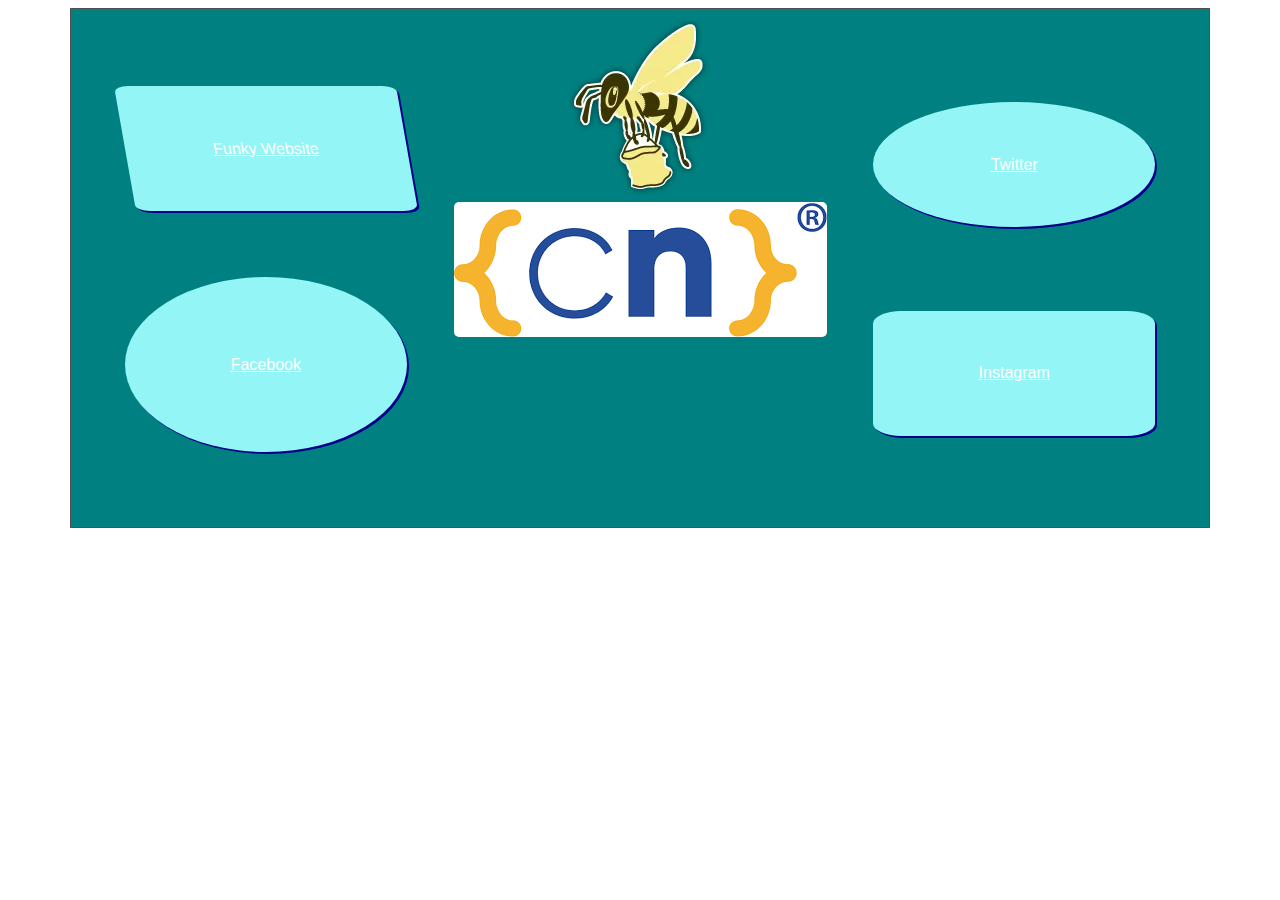
<file: Mar01/CSSTransitions/index.html>
<!DOCTYPE html>
<html lang="en">
<head>
    <meta name="viewport" content="width=device-width, initial-scale=1.0">
    <link rel="stylesheet" href="./style.css">
    <title>CSS Transitions</title>
</head>

<body>
    <div class="clsContainer">
        <div class="clsBee">
            <img src="./images/Bee.webp">
        </div>
        <div class="clsButtonContainer">
            <div class="clsWeb">
                <A HREF="http://www.microsoft.com" target="_blank">Funky Website</A>  
            </div>
            <div class="clsFace">
                <A HREF="http://www.facebook.com" target="_blank">Facebook</A>
            </div>
        </div>
        <div class = "clsLogo">
                <img src="./images/codenation.webp">
        </div>
        <div class="clsButtonContainer">
            <div class="clsTwitts">
                <A HREF="http://www.twitter.com" target="_blank">Twitter</A>
            </div>
            <div class="clsInsta">
                <A HREF="http://www.instagram.com" target="_blank">Instagram</A>
            </div>
        </div>
    </div>
</body>
</html>
</file>
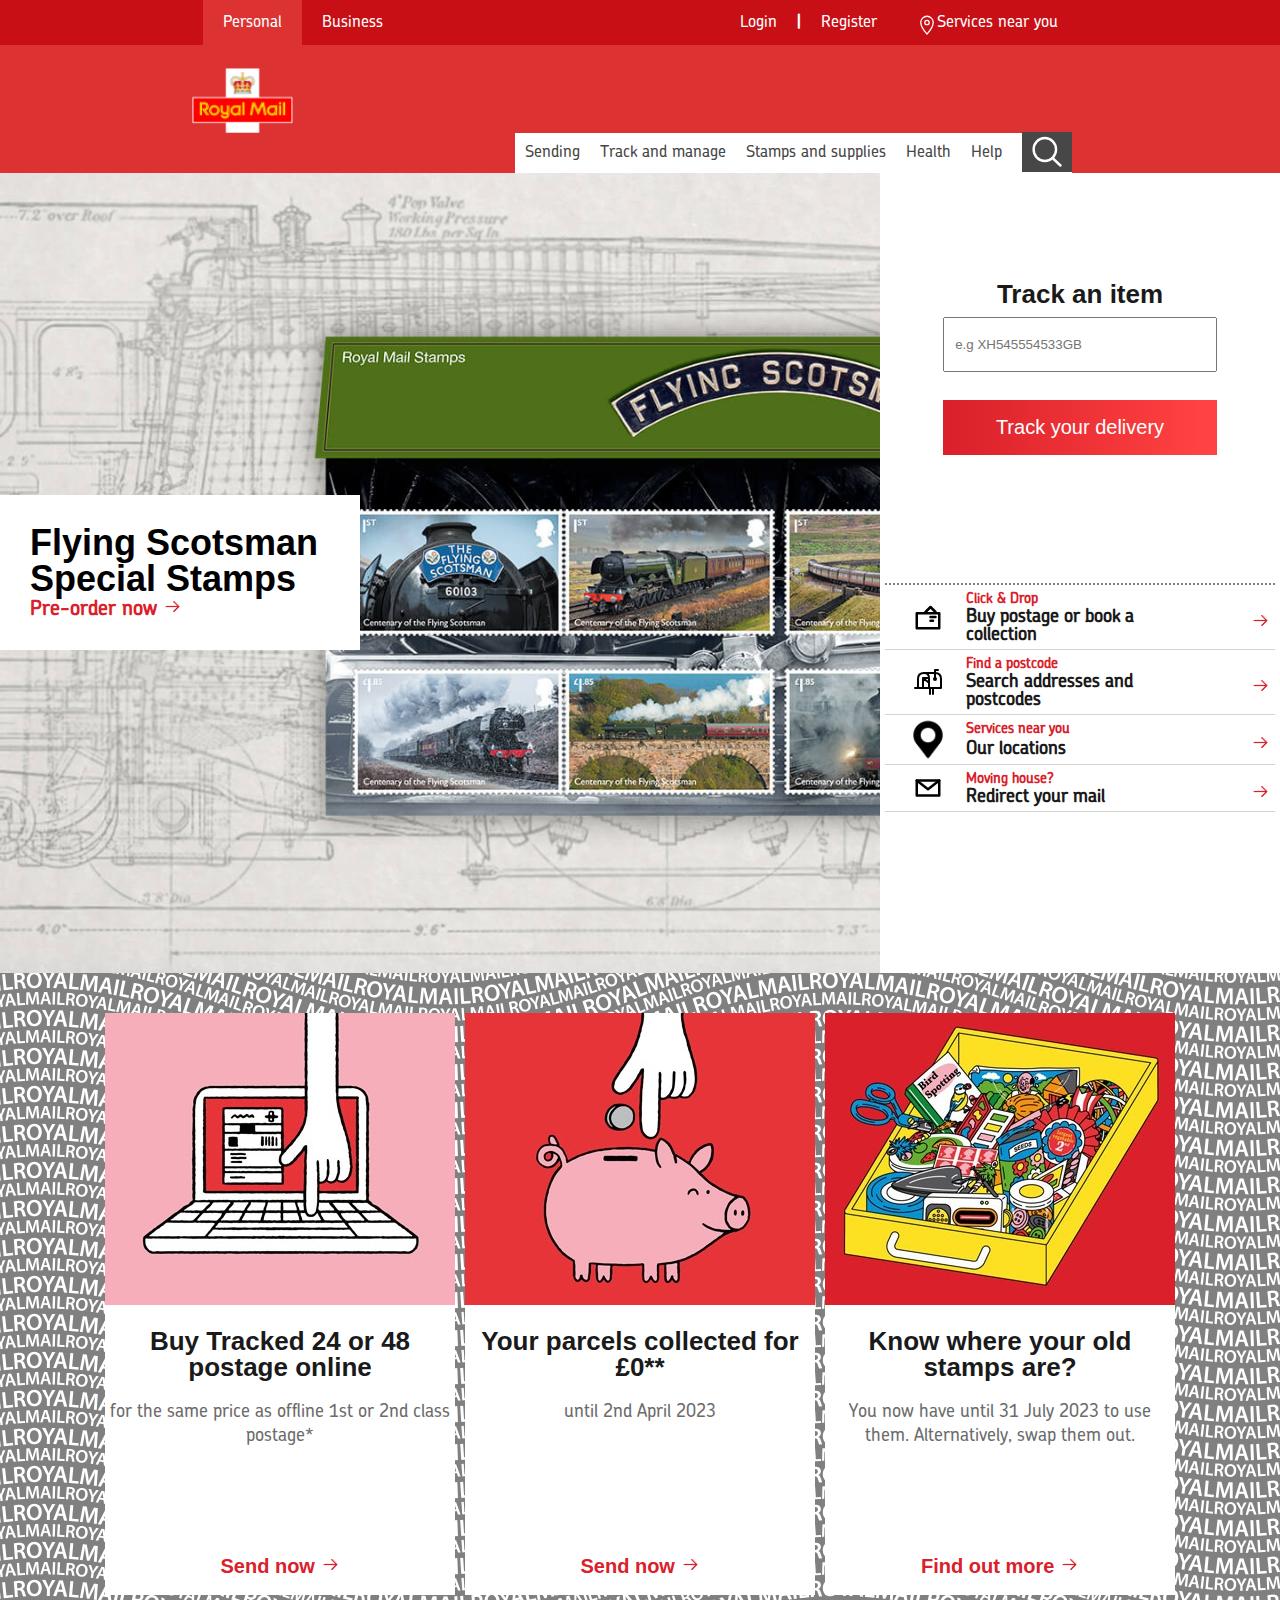
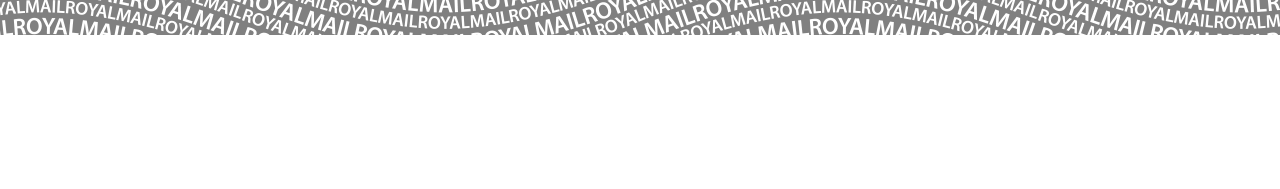
<file: Mar02/WebClone/index.html>
<!DOCTYPE html>
<html lang="en">
<head>
    <link rel="stylesheet" href="./style.css">
    <meta name="viewport" content="width=device-width, initial-scale=1.0">
    <title>Royal Mail | Royal Mail Group Ltd</title>
</head>
<body>
    <div class="clsLayoutContainer">
        <div class="clsHeader">
            <div class="clsMainMenu">
                <div class="clsTopMenuContainer">
                    <div class="clsTopMenu">
                        <nav class="clsBusinessTypeMenu">
                            <ul>
                                <li>
                                    <a class="clsMenuLink clsActiveMenuLink" href="#">
                                        <span class="clsBusinessLinkText">Personal</span>
                                    </a>
                                </li>
                                <li>
                                    <a class="clsMenuLink" href="https://www.royalmail.com/business">
                                        <span class="clsBusinessLinkText">Business</span>
                                    </a>
                                </li>
                            </ul>
                        </nav>
                        <div class="clsTopMenuSpacer"></div>
                        <div class="clsTopRightMenu">
                            <ul>
                                <li>
                                    <a class="clsMenuLink" href="https://www.royalmail.com/login?destination=/" >
                                        <span class="clsLoginRegisterMenuText">Login</span>
                                    </a>
                                </li>
                                <li>
                                    <B class="clsMenuLink clsMenuLinkBar">|</B>
                                </li>
                                <li>
                                    <a class="clsMenuLink" href="">
                                        <span class="clsLoginRegisterMenuText">Register</span>
                                    </a>
                                </li>
                                <li>
                                    <a class="clsMenuLink" href="">
                                        <svg class="clsServicesIcon" focusable="false" aria-hidden="true" role="img" xmlns:xlink="http://www.w3.org/1999/xlink">
                                            <use xlink:href="#services-near-you"></use>
                                        </svg>
                                        <span class="clsServicesMenuText">Services near you</span>
                                    </a>
                                </li>
                            </ul>
                        </div>
                    </div>
                </div>
                <div class="clsLogo">
                    <div class="clsLogoImageContainer">
                        <img class="clsLogoImage" src="./images/logo.png" alt="Home">   
                    </div>
                </div>
                <div class="clsBottomMenuContainer">
                    <div class="clsBottomMenu">
                        <div class="clsBottomMenuSpacer"></div>
                        <ul>
                            <li>
                                <a class="clsBottomMenuLink" href="">
                                    <div class="clsBottomMenuText">Sending</div>
                                </a>
                            </li>
                            <li>
                                <a class="clsBottomMenuLink" href="">
                                    <div class="clsBottomMenuText">Track and manage</div>
                                </a>
                            </li>
                            <li>
                                <a class="clsBottomMenuLink" href="">
                                    <div class="clsBottomMenuText">Stamps and supplies</div>
                                </a>
                            </li>
                            <li>
                                <a class="clsBottomMenuLink" href="">
                                    <div class="clsBottomMenuText">Health</div>
                                </a>
                            </li>
                            <li>
                                <a class="clsBottomMenuLink" href="">
                                    <div class="clsBottomMenuText">Help</div>
                                </a>
                            </li>
                            <li>
                                <a class="clsBottomMenuLink" href="">
                                    <span class="clsBottomMenuText clsBottomMenuSearch">
                                        <svg class="clsSearchIcon" focusable="false" aria-hidden="true" role="img" xmlns:xlink="http://www.w3.org/1999/xlink">
                                            <use xlink:href="#search"></use>
                                        </svg>
                                    </span>
                                </a>
                            </li>
                        </ul>
                    </div>
                </div>
            </div><!--Main Menu-->
        </div><!--Header-->
        <div class="clsMainContent">
            <div class="clsHeroesAndServices">
                <div class="clsFSSidebarLeftWrapper">
                    <div class="clsFlyingScotsmanContainer">
                        <div class="clsFSRow">
                            <div class="clsFSTextWrapper">
                                <h1 class="clsFSTitle">Flying Scotsman Special Stamps</h1>
                                <div class="clsFSLink">
                                    <a class="clsFSTertiary" href="https://shop.royalmail.com/special-stamp-issues/flying-scotsman?iid=HP_M1_FLYSCTMAN" title="Flying Scotamsn Special Stamps" target>
                                        Pre-order now
                                        <span class="clsIconWrapper">
                                            <image class="clsRightRedArrow" src="./images/RightRedArrow.png"></image>
                                        </span>
                                    </a>
                                </div>
                            </div>
                        </div>
                    </div>
                </div>
                <div class="clsTrackItemContainer">
                    <div class="clsTrackFormContainer">
                        <form action="/" method="post" class="clsTrackAndTraceForm">
                            <h2 class="clsFormItemHeader">
                                Track an item
                            </h2>
                            <input class="clsTrackFormInput" placeholder="e.g XH545554533GB" type="text" required="required">
                            <br>
                            <input class="clsInputButton" type="submit" value="Track your delivery">
                        </form>
                    </div>
                    <div class="clsServiceCardsContainer">
                        <div class="clsServiceCard">
                            <img src="./images/buy-postage.svg" class="clsServiceCardIcon"></image>
                            <h2 class="clsServiceCardTitle">Click & Drop</h2>
                            <P class="clsServiceCardText">Buy postage or book a collection</P>
                            <image class="clsServiceCardArrow" src="./images/RightRedArrow.png"></image>
                        </div>
                        <div class="clsServiceCard">
                            <img src="./images/check-an-address.svg" class="clsServiceCardIcon"></image>
                            <h2 class="clsServiceCardTitle">Find a postcode</h2>
                            <P class="clsServiceCardText">Search addresses and postcodes</P>
                            <image class="clsServiceCardArrow" src="./images/RightRedArrow.png"></image>
                        </div>
                        <div class="clsServiceCard">
                            <img src="./images/location.svg" class="clsServiceCardIcon"></image>
                            <h2 class="clsServiceCardTitle">Services near you</h2>
                            <P class="clsServiceCardText">Our locations</P>
                            <div class="clsServiceCardBlank"></div>
                            <image class="clsServiceCardArrow" src="./images/RightRedArrow.png"></image>
                        </div>
                        <div class="clsServiceCard">
                            <img src="./images/mail-services.svg" class="clsServiceCardIcon"></image>
                            <h2 class="clsServiceCardTitle">Moving house?</h2>
                            <P class="clsServiceCardText">Redirect your mail</P>
                            <div class="clsServiceCardBlank"></div>
                            <image class="clsServiceCardArrow" src="./images/RightRedArrow.png"></image>
                        </div>
                    </div>
                </div>
            </div>
            <div class="clsInfoCardContainer">
                <div class="clsInfoCard">
                    <a href="https://send.royalmail.com/?iid=HP_M1_TRACKED2448" class="clsInfoCardLink">
                        <img class="clsInfoCardImage" src="./images/tracked-laptop-350x292.jpg">
                        <h2 class="clsInfoCardTitle">
                            Buy Tracked 24 or 48 postage online
                        </h2>
                        <p class="clsInfoCardText">
                            for the same price as offline 1st or 2nd class postage*
                        </p>
                        <div class="clsInforCardAction">
                            <span class="clsInfoCardActionText">Send now</span> <img src="./images/RightRedArrow.png" class="clsInfoCardArrow">
                        </div>
                    </a>
                </div>
                <div class="clsInfoCard">
                    <a href="https://send.royalmail.com/?iid=HP_M2_2_PARCELCOLLECTZERO" class="clsInfoCardLink">
                        <img class="clsInfoCardImage" src="./images/parcel-collect-piggy-bank-350x292.jpg">
                        <h2 class="clsInfoCardTitle">
                            Your parcels collected for £0**
                        </h2>
                        <p class="clsInfoCardText">
                            until 2nd April 2023
                        </p>
                        <div class="clsInforCardAction">
                            <span class="clsInfoCardActionText">Send now</span> <img src="./images/RightRedArrow.png" class="clsInfoCardArrow">
                        </div>
                    </a>
                </div>
                <div class="clsInfoCard">
                    <a href="https://www.royalmail.com/sending/barcoded-stamps?iid=HP_M2_3_BARCODEDSTAMPS" class="clsInfoCardLink">
                        <img class="clsInfoCardImage" src="./images/barcoded-stamps-350x292.jpg">
                        <h2 class="clsInfoCardTitle">
                            Know where your old stamps are?
                        </h2>
                        <p class="clsInfoCardText">
                            You now have until 31 July 2023 to use them. Alternatively, swap them out.
                        </p>
                        <div class="clsInforCardAction">
                            <span class="clsInfoCardActionText">Find out more</span> <img src="./images/RightRedArrow.png" class="clsInfoCardArrow">
                        </div>
                    </a>
                </div>
            </div>
        </div>

    </div> <!-- clsContainer -->
    <!--svg chaos-->
    <span class="hidden">
            <svg xmlns="http://www.w3.org/2000/svg" xmlns:xlink="http://www.w3.org/1999/xlink" class="element-hidden"><defs>
            <style>
            .cls-1, .cls-7 {
                fill: none;
            }
        
            .cls-2 {
                clip-path: url(#clip-path);
            }
        
            .cls-3 {
                fill: #ff4242;
            }
        
            .cls-4 {
                clip-path: url(#clip-path-2);
            }
        
            .cls-5 {
                clip-path: url(#clip-path-3);
            }
        
            .cls-6 {
                clip-path: url(#clip-path-4);
            }
        
            .cls-7 {
                stroke: #fff;
                stroke-miterlimit: 10;
            }
            </style>
            <clipPath id="clip-path">
            <path class="cls-1" d="M15.9464,26.5419H10.3311v-.869h5.6153ZM11.66,22.2932l1.3075,1.3075H12.27v1.471H11.067v-1.471h-.715Zm2.983,0,1.3082,1.3075h-.8064v1.471H14.1414v-1.471h-.8072Zm10.7849-8.9179s3.44,1.0224,4.9276,1.4565a5.2227,5.2227,0,0,1,.7661.3024V12.535a.5071.5071,0,0,0-.4817-.5666H9.3145a.5366.5366,0,0,0-.5206.5666V27.6507a.5332.5332,0,0,0,.5206.5623H30.6394a.5033.5033,0,0,0,.4817-.5623V24.4928L23.3523,26.894a.91.91,0,0,1-1.1369-.6106.9278.9278,0,0,1,.6207-1.1469l3.8124-1.1707a.3058.3058,0,0,0-.175-.5861l-5.5591,1.71a.9169.9169,0,1,1-.5378-1.7532L25.35,21.8072a.3066.3066,0,0,0-.18-.5861L19.6112,22.93a.9176.9176,0,0,1-.54-1.7539l5.56-1.7093a.3063.3063,0,0,0-.1807-.5854l-4.3869,1.3493a.9172.9172,0,1,1-.54-1.7532l7.3123-2.2493-1.9872-.6868a1.1959,1.1959,0,0,1-.8849-1.4127A1.1611,1.1611,0,0,1,25.4274,13.3753Z"></path>
            </clipPath>
            <clipPath id="clip-path-2">
            <rect class="cls-1" x="11.0662" y="23.5338" width="1.2031" height="0.1"></rect>
            </clipPath>
            <clipPath id="clip-path-3">
            <rect class="cls-1" x="14.1414" y="23.5338" width="1.003" height="0.1"></rect>
            </clipPath>
            <clipPath id="clip-path-4">
            <path class="cls-1" d="M20,38A18,18,0,0,1,7.2718,7.2718,18,18,0,0,1,38,20a1.5559,1.5559,0,1,1-3.1118,0,14.8825,14.8825,0,1,0-7.4866,12.9211,1.5558,1.5558,0,0,1,1.55,2.6979A17.9916,17.9916,0,0,1,20,38Z"></path>
            </clipPath>
        <style>.cls-1{fill:none;}.cls-2{clip-path:url(#clippath);}.cls-3{fill:#fff;}.cls-4{clip-path:url(#clippath-1);}</style><clipPath id="clippath"><path class="cls-1" d="M8.254,15.6188c-.4439-.9492-.8331-1.9231-1.1655-2.9169-.322,.9433-.7663,1.8319-1.1301,2.756-.5087,0-1.0174-.029-1.5261-.0483,.5956-1.1687,1.1719-2.3471,1.7869-3.5061-.5216-1.1977-1.0979-2.3696-1.6355-3.5576l1.539-.0869c.3445,.9079,.7244,1.8062,1.0109,2.7366,.322-.9884,.763-1.9317,1.1558-2.8719,.5259-.0365,1.0528-.0687,1.5808-.0966-.6182,1.2707-1.2417,2.5445-1.8706,3.8216,.6439,1.2878,1.2878,2.5918,1.9317,3.8925-.5602-.0451-1.1172-.0805-1.6774-.1223Zm5.2415,3.5673V2h-1.3876c-3.5641,.6439-7.1185,1.2395-10.6954,1.8577V20.1133c3.519,.6214,7.0831,1.2428,10.6246,1.8867h1.4488v-2.8139h.0097Z"></path></clipPath><clipPath id="clippath-1"><path class="cls-1" d="M20.7106,7.2737h-3.5802v-1.8126h3.5802v1.8126Zm0,2.8171h-3.5802v-1.8158h3.5802v1.8158Zm0,2.8171h-3.5802v-1.8158h3.5802v1.8158Zm0,2.8171h-3.5802v-1.8191h3.5802v1.8191Zm0,2.8171h-3.5802v-1.7611h3.5802v1.7611ZM14.0815,4.2279v1.2331h2.463v1.8191h-2.463v.9981h2.463v1.8191h-2.463v.9981h2.463v1.8158h-2.463v.9981h2.463v1.803h-2.463v1.056h2.463v1.7611h-2.463v1.2331h8.5061V4.2279H14.0815Z"></path></clipPath>
            <style>
            .cls-1, .cls-4 {
                fill: none;
            }
        
            .cls-2 {
                clip-path: url(#clip-path);
            }
        
            .cls-3 {
                fill: #ff4242;
            }
        
            .cls-4 {
                stroke: #ff4242;
                stroke-linecap: round;
                stroke-linejoin: round;
                stroke-width: 2px;
            }
            </style>
            <clipPath id="clip-path">
            <path class="cls-1" d="M20.5828,23.7815V15.7768l2.68-1.4169v1.0659a.5827.5827,0,0,0,1.1653,0V13.7439l2.4063-1.2721v8.0047Zm-7.4174-11.31,6.2521,3.3051v8.0047l-6.2521-3.3052ZM20,8.2422l6.17,3.2623L23.8294,12.742,17.659,9.48Zm1.1425,5.92L20,14.7664l-6.17-3.2619,2.5828-1.3656,6.17,3.2622Zm6.8364-2.8114c-.0046-.0164-.0132-.0309-.0191-.0467h0a.4735.4735,0,0,0-.186-.2543.5565.5565,0,0,0-.0559-.0445l-.0152-.0067-.0133-.0095L20.2722,7.0675h0a.583.583,0,0,0-.5446,0L12.31,10.9893l-.0133.0095-.0152.0067h0a.5478.5478,0,0,0-.0561.0445.6466.6466,0,0,0-.0521.0413,2.1623,2.1623,0,0,0-.0933.12.5687.5687,0,0,0-.04.0935c-.0059.0158-.0145.03-.019.0467v0A.5776.5776,0,0,0,12,11.5045v9.3228a.5826.5826,0,0,0,.31.5152l7.4174,3.9211h0a.5694.5694,0,0,0,.0793.03c.0155.0054.03.0133.046.0174v0a.5536.5536,0,0,0,.294,0c.0156-.0041.03-.0119.0453-.0171v0a.5706.5706,0,0,0,.08-.03l7.4173-3.921v0A.5833.5833,0,0,0,28,20.8273V11.5045A.5743.5743,0,0,0,27.9788,11.351Z"></path>
            </clipPath>
        
            <style>
            .cls-1, .cls-2, .cls-7 {
                fill: none;
            }
        
            .cls-2 {
                clip-rule: evenodd;
            }
        
            .cls-3 {
                clip-path: url(#clip-path);
            }
        
            .cls-4 {
                fill: #ff4242;
            }
        
            .cls-5 {
                clip-path: url(#clip-path-2);
            }
        
            .cls-6 {
                clip-path: url(#clip-path-3);
            }
        
            .cls-7 {
                stroke: #fff;
                stroke-miterlimit: 5;
                stroke-width: 2px;
            }
        
            .cls-8 {
                clip-path: url(#clip-path-4);
            }
        
            .cls-9 {
                clip-path: url(#clip-path-5);
            }
        
            .cls-10 {
                clip-path: url(#clip-path-6);
            }
        
            .cls-11 {
                clip-path: url(#clip-path-7);
            }
            </style>
            <clipPath id="clip-path">
            <path class="cls-1" d="M23.8555,34.9567v-15.72l5.264-2.7827v2.0934a1.1443,1.1443,0,0,0,2.2885,0V15.2441l4.7257-2.4982v15.72ZM9.2887,12.7461l12.2782,6.4907v15.72L9.2887,28.4661ZM22.7108,4.44l12.1179,6.4068-4.5973,2.43L18.1135,6.87ZM24.9545,16.066l-2.2437,1.1862L10.593,10.8463l5.0723-2.6819,12.1179,6.4065ZM38.38,10.5448c-.0089-.0322-.0259-.0606-.0374-.0917h0a.93.93,0,0,0-.3652-.4994,1.07,1.07,0,0,0-.11-.0873c-.01-.0058-.02-.0078-.03-.0133s-.0164-.0135-.0261-.0186L23.2454,2.1325h0a1.1451,1.1451,0,0,0-1.0695,0L7.61,9.8345c-.01.0051-.0167.0132-.0262.0186s-.02.0075-.03.0133h0a1.0614,1.0614,0,0,0-.11.0873.6954.6954,0,0,0-.2153.2219c-.025.03-.0485.0618-.07.0942a1.1292,1.1292,0,0,0-.0793.1836c-.0115.0311-.0284.0595-.0373.0917v0A1.1391,1.1391,0,0,0,7,10.8463V29.1551A1.1443,1.1443,0,0,0,7.61,30.1668l14.5667,7.7005v0a1.1366,1.1366,0,0,0,.1558.0589c.03.0106.0592.0262.09.0342v0a1.0888,1.0888,0,0,0,.5776,0c.03-.0081.0589-.0233.0888-.0336v0a1.114,1.114,0,0,0,.1568-.0595l14.5668-7.7005v0a1.1454,1.1454,0,0,0,.61-1.0117V10.8463a1.1272,1.1272,0,0,0-.0417-.3015Z"></path>
            </clipPath>
            <clipPath id="clip-path-2">
            <path class="cls-2" d="M4,17h9a1,1,0,0,1,0,2H4a1,1,0,0,1,0-2Z"></path>
            </clipPath>
            <clipPath id="clip-path-3">
            <path class="cls-2" d="M1,15H16v6H1Zm3,2h9a1,1,0,0,1,0,2H4a1,1,0,0,1,0-2Z"></path>
            </clipPath>
            <clipPath id="clip-path-4">
            <path class="cls-2" d="M4,23h9a1,1,0,0,1,0,2H4a1,1,0,0,1,0-2Z"></path>
            </clipPath>
            <clipPath id="clip-path-5">
            <path class="cls-2" d="M1,21H16v6H1Zm3,2h9a1,1,0,0,1,0,2H4a1,1,0,0,1,0-2Z"></path>
            </clipPath>
            <clipPath id="clip-path-6">
            <path class="cls-2" d="M2,20H12a1,1,0,0,1,0,2H2a1,1,0,0,1,0-2Z"></path>
            </clipPath>
            <clipPath id="clip-path-7">
            <path class="cls-2" d="M-1,18H15v6H-1Zm3,2H12a1,1,0,0,1,0,2H2a1,1,0,0,1,0-2Z"></path>
            </clipPath>
        </defs><symbol id="arrow" viewBox="0 0 24 24">
            <path d="M20.375 12H2m12-8l8 8-8 8" stroke="currentColor" stroke-width="2" fill="none" stroke-linecap="round" stroke-linejoin="round"></path>
        </symbol><symbol id="atm" viewBox="0 0 24 24">
            <g fill="none" fill-rule="evenodd" stroke-linecap="round" stroke-linejoin="round" stroke="currentColor" stroke-width="2">
                <path d="M20 10h1V4H3v6h1"></path>
                <path d="M7 7h10v14H7zm3 1v12"></path>
            </g>
        </symbol><symbol id="bars-down" viewBox="0 0 13 11">
        <g fill="currentColor">
            <rect x="1" width="3" height="11"></rect>
            <rect x="5" y="4" width="3" height="7"></rect>
            <rect x="9" y="7" width="3" height="4"></rect>
        </g>
        </symbol><symbol id="bars-up" viewBox="0 0 13 11">
        <g fill="currentColor">
            <rect x="1" y="7" width="3" height="4"></rect>
            <rect x="5" y="4" width="3" height="7"></rect>
            <rect x="9" width="3" height="11"></rect>
        </g>
        </symbol><symbol id="boxes-grey" viewBox="0 0 66 70">
            <title>2D569042-6990-413A-805A-A46371AB1EFD</title>
            <g id="Track-n-Trace" stroke="none" stroke-width="1" fill="none" fill-rule="evenodd" stroke-linecap="round" stroke-linejoin="round">
                <g id="XL.TnT.Landing-Page.Logged-in.No-items" transform="translate(-687.000000, -832.000000)" fill-rule="nonzero" stroke="#2A2A2D">
                    <g id="Group-4" transform="translate(450.000000, 832.000000)">
                        <g id="01-Atoms-/-Icons-/-Large-/-Red-/-Boxes-Grey" transform="translate(237.000000, 0.000000)">
                            <g id="Group" transform="translate(0.000000, 35.777778)">
                                <line x1="14.8076923" y1="11.3169306" x2="14.8076923" y2="23.2918506" id="Line-4"></line>
                                <line x1="7.40384615" y1="8.96116139" x2="7.40384615" y2="12.5641026" id="Line-4-Copy-7"></line>
                                <line x1="7.40384615" y1="17.5989819" x2="7.40384615" y2="21.2019231" id="Line-4-Copy-8"></line>
                                <line x1="0.740384615" y1="5.82013575" x2="0.740384615" y2="18.5803122" id="Line-4-Copy-5"></line>
                                <line x1="28.875" y1="5.82013575" x2="28.875" y2="18.5803122" id="Line-4-Copy"></line>
                                <line x1="28.875" y1="5.82013575" x2="14.8076923" y2="11.3169306" id="Line-4-Copy-2"></line>
                                <line x1="20.2008026" y1="12.5641026" x2="17.7692308" y2="13.5142383" id="Line-4-Copy-12"></line>
                                <line x1="21.4669564" y1="2.95625943" x2="7.54128034" y2="8.63782051" id="Line-4-Copy-11"></line>
                                <line x1="14.8076923" y1="0.323340875" x2="0.740384615" y2="5.82013575" id="Line-4-Copy-9"></line>
                                <line x1="14.8076923" y1="5.82013575" x2="0.740384615" y2="11.3169306" id="Line-4-Copy-6" transform="translate(7.774038, 8.637821) scale(-1, 1) translate(-7.774038, -8.637821) "></line>
                                <line x1="28.875" y1="0.323340875" x2="14.8076923" y2="5.82013575" id="Line-4-Copy-10" transform="translate(21.841346, 3.141026) scale(-1, 1) translate(-21.841346, -3.141026) "></line>
                                <line x1="28.875" y1="18.5915293" x2="14.8076923" y2="24.6662896" id="Line-4-Copy-3"></line>
                                <line x1="14.8076923" y1="18.5769083" x2="0.740384615" y2="24.6662896" id="Line-4-Copy-4" transform="translate(7.774038, 21.621599) scale(-1, 1) translate(-7.774038, -21.621599) "></line>
                            </g>
                            <g id="Group-Copy-2" transform="translate(17.600000, 9.333333)">
                                <line x1="14.8076923" y1="11.3169306" x2="14.8076923" y2="23.2918506" id="Line-4"></line>
                                <line x1="7.40384615" y1="8.96116139" x2="7.40384615" y2="12.5641026" id="Line-4-Copy-7"></line>
                                <line x1="7.40384615" y1="17.5989819" x2="7.40384615" y2="21.2019231" id="Line-4-Copy-8"></line>
                                <line x1="0.740384615" y1="5.82013575" x2="0.740384615" y2="18.5803122" id="Line-4-Copy-5"></line>
                                <line x1="28.875" y1="5.82013575" x2="28.875" y2="18.5803122" id="Line-4-Copy"></line>
                                <line x1="28.875" y1="5.82013575" x2="14.8076923" y2="11.3169306" id="Line-4-Copy-2"></line>
                                <line x1="20.2008026" y1="12.5641026" x2="17.7692308" y2="13.5142383" id="Line-4-Copy-12"></line>
                                <line x1="21.4669564" y1="2.95625943" x2="7.54128034" y2="8.63782051" id="Line-4-Copy-11"></line>
                                <line x1="14.8076923" y1="0.323340875" x2="0.740384615" y2="5.82013575" id="Line-4-Copy-9"></line>
                                <line x1="14.8076923" y1="5.82013575" x2="0.740384615" y2="11.3169306" id="Line-4-Copy-6" transform="translate(7.774038, 8.637821) scale(-1, 1) translate(-7.774038, -8.637821) "></line>
                                <line x1="28.875" y1="0.323340875" x2="14.8076923" y2="5.82013575" id="Line-4-Copy-10" transform="translate(21.841346, 3.141026) scale(-1, 1) translate(-21.841346, -3.141026) "></line>
                                <line x1="28.875" y1="18.5915293" x2="14.8076923" y2="24.6662896" id="Line-4-Copy-3"></line>
                                <line x1="14.8076923" y1="18.5769083" x2="0.740384615" y2="24.6662896" id="Line-4-Copy-4" transform="translate(7.774038, 21.621599) scale(-1, 1) translate(-7.774038, -21.621599) "></line>
                            </g>
                            <g id="Group-Copy" transform="translate(35.200000, 35.777778)">
                                <line x1="14.8076923" y1="11.3169306" x2="14.8076923" y2="23.2918506" id="Line-4"></line>
                                <line x1="7.40384615" y1="8.96116139" x2="7.40384615" y2="12.5641026" id="Line-4-Copy-7"></line>
                                <line x1="7.40384615" y1="17.5989819" x2="7.40384615" y2="21.2019231" id="Line-4-Copy-8"></line>
                                <line x1="0.740384615" y1="5.82013575" x2="0.740384615" y2="18.5803122" id="Line-4-Copy-5"></line>
                                <line x1="28.875" y1="5.82013575" x2="28.875" y2="18.5803122" id="Line-4-Copy"></line>
                                <line x1="28.875" y1="5.82013575" x2="14.8076923" y2="11.3169306" id="Line-4-Copy-2"></line>
                                <line x1="20.2008026" y1="12.5641026" x2="17.7692308" y2="13.5142383" id="Line-4-Copy-12"></line>
                                <line x1="21.4669564" y1="2.95625943" x2="7.54128034" y2="8.63782051" id="Line-4-Copy-11"></line>
                                <line x1="14.8076923" y1="0.323340875" x2="0.740384615" y2="5.82013575" id="Line-4-Copy-9"></line>
                                <line x1="14.8076923" y1="5.82013575" x2="0.740384615" y2="11.3169306" id="Line-4-Copy-6" transform="translate(7.774038, 8.637821) scale(-1, 1) translate(-7.774038, -8.637821) "></line>
                                <line x1="28.875" y1="0.323340875" x2="14.8076923" y2="5.82013575" id="Line-4-Copy-10" transform="translate(21.841346, 3.141026) scale(-1, 1) translate(-21.841346, -3.141026) "></line>
                                <line x1="28.875" y1="18.5915293" x2="14.8076923" y2="24.6662896" id="Line-4-Copy-3"></line>
                                <line x1="14.8076923" y1="18.5769083" x2="0.740384615" y2="24.6662896" id="Line-4-Copy-4" transform="translate(7.774038, 21.621599) scale(-1, 1) translate(-7.774038, -21.621599) "></line>
                            </g>
                        </g>
                    </g>
                </g>
            </g>
        </symbol><symbol id="business-services" viewBox="0 0 30 30">
            <path d="M4 4v22h22m0-1l1 1-1 1M3 4l1-1 1 1m4 19v-3m4 3v-6m4 6V13m4 10V8" fill="none" stroke-linecap="round" stroke-linejoin="round" stroke="currentColor" stroke-width="2"></path>
        </symbol><symbol id="buy-postage-online" viewBox="0 0 30 30">
            <g fill="none" fill-rule="evenodd">
                <rect stroke="currentColor" stroke-width="2" stroke-linecap="round" stroke-linejoin="round" x="3" y="5" width="24" height="17" rx="2"></rect>
                <path d="M0 25h30m-9-15l-1.846 5h-8.308L9 10M7 8l1.75 2H21" stroke="currentColor" stroke-width="2" stroke-linecap="round" stroke-linejoin="round"></path>
                <g transform="translate(11 17)" fill="currentColor">
                    <circle cx="1.5" cy="1.5" r="1.5"></circle>
                    <circle cx="6.5" cy="1.5" r="1.5"></circle>
                </g>
            </g>
        </symbol><symbol id="buy-postage" viewBox="0 0 24 24">
            <path d="M3 9h18v12H3zm11 3h4m-4 3h2m-6-7l4-4 4 4" fill="none" stroke-linecap="round" stroke-linejoin="round" stroke="currentColor" stroke-width="2"></path>
        </symbol><symbol id="cancel" viewBox="0 0 24 24">
            <path d="M24 0L0 24M0 0l24 24" fill="none" stroke-linecap="round" stroke-linejoin="round" stroke="currentColor" stroke-width="2"></path>
        </symbol><symbol id="carrying-box" viewBox="0 0 43 41">
            <g fill="currentColor" stroke="currentColor">
                <path d="M5.958 7.563A4.964 4.964 0 0 0 1 12.522a4.964 4.964 0 0 0 4.958 4.958 4.964 4.964 0 0 0 4.959-4.958 4.964 4.964 0 0 0-4.959-4.959zm-3.791 4.959A3.796 3.796 0 0 1 5.958 8.73a3.796 3.796 0 0 1 3.792 3.792 3.796 3.796 0 0 1-3.792 3.791 3.796 3.796 0 0 1-3.791-3.791z"></path>
                <path d="M37.784 1H18.135a4.583 4.583 0 0 0-4.577 4.578v14.473c-3.848-1.124-8.09-.656-10.459 3.537C1.304 26.767 1.314 30.7 1.322 34.17l.002 5.216a.583.583 0 1 0 1.166 0v-5.218c-.009-3.326-.018-7.095 1.625-10.005 2.405-4.26 6.717-3.761 9.443-2.89a15 15 0 0 1 1.943.773c.649.313 1.322.666 2.016 1.03 2.774 1.453 5.925 3.087 9.064 3.051l9.694.019c.064 0 1.465.028 1.92 1.536.038.128.072.262.095.411.009.056.014.114.017.173a1.4 1.4 0 0 1-.092.583.94.94 0 0 1-.396.476c-.579.342-1.29.501-1.977.656-2.755.618-7.298 1.269-10.099 1.541a30.93 30.93 0 0 1-1.72.12c-.31.012-.616.02-.933.015-2.903-.018-6.09-.39-8.527-.993a.582.582 0 0 0-.626.883c.078.12.197.213.346.25 1.565.387 3.427.682 5.33.854v6.735a.583.583 0 1 0 1.167 0V32.74c.775.05 1.549.078 2.303.083.329.001.658-.004.987-.017.578-.023 1.18-.065 1.786-.124 2.836-.275 7.443-.935 10.242-1.564.74-.166 1.577-.354 2.315-.79.55-.326.904-.872 1.019-1.515a3.393 3.393 0 0 0 2.93-3.356V5.578A4.583 4.583 0 0 0 37.784 1zm3.411 24.457c0 1.084-.78 1.987-1.808 2.182-.462-2.084-2.21-2.657-3.108-2.661l-9.706-.019c-2.871.042-5.864-1.529-8.515-2.918-.705-.37-1.39-.728-2.05-1.046a16.44 16.44 0 0 0-1.284-.547V5.578a3.415 3.415 0 0 1 3.411-3.411h19.649a3.416 3.416 0 0 1 3.411 3.411v19.88z"></path>
            </g>
        </symbol><symbol id="chat" viewBox="0 0 30 30">
            <g fill="none" fill-rule="evenodd">
                <path d="M15.042 18.405H6.185a2 2 0 0 1-2-2V6.119a2 2 0 0 1 2-2h17.296a2 2 0 0 1 2 2v10.286a2 2 0 0 1-2 2h-2.378l-3.039 8.035-3.022-8.035z" stroke="currentColor" stroke-linecap="round" stroke-linejoin="round" stroke-width="2"></path>
                <circle fill="currentColor" cx="10.25" cy="11.083" r="1.25"></circle>
                <circle fill="currentColor" cx="15.25" cy="11.083" r="1.25"></circle>
                <circle fill="currentColor" cx="20.25" cy="11.083" r="1.25"></circle>
            </g>
        </symbol><symbol id="check-an-address" viewBox="0 0 30 30">
            <g fill="none" fill-rule="evenodd">
                <path d="M16 21V11c0-3.333-1.667-5-5-5" stroke="currentColor" stroke-width="2" stroke-linecap="round" stroke-linejoin="round"></path>
                <path stroke="currentColor" stroke-width="2" stroke-linecap="round" stroke-linejoin="round" d="M10 21V11h5m0 4l-5-4"></path>
                <path d="M2 21h26v-9c0-4-2-6-6-6H11c-4 0-6 2-6 6v9" stroke="currentColor" stroke-width="2" stroke-linecap="round" stroke-linejoin="round"></path>
                <path stroke="currentColor" stroke-width="2" stroke-linecap="round" stroke-linejoin="round" d="M22 11V3h3"></path>
                <circle fill="currentColor" cx="22" cy="12" r="2"></circle>
                <path d="M17 27v-6m3 6v-6" stroke="currentColor" stroke-width="2" stroke-linecap="round" stroke-linejoin="round"></path>
            </g>
        </symbol><symbol id="chevron-circle" viewBox="0 0 25 25">
            <g fill="none" fill-rule="evenodd" stroke="currentColor" stroke-width="2">
                <path d="M12.514 23.273c6.075 0 11-4.925 11-11s-4.925-11-11-11-11 4.925-11 11 4.925 11 11 11z"></path>
                <path stroke-linecap="round" d="M7 10.696l5.385 5.385 5.385-5.385"></path>
            </g>
        </symbol><symbol id="chevron" viewBox="0 0 12 12">
            <path stroke="currentColor" d="M4 1l5 5-5 5" fill="none" stroke-linecap="round" stroke-linejoin="round"></path>
        </symbol><symbol id="clock" viewBox="0 0 10 10">
        <path d="M6.246 6.927L4.534 5.684a.244.244 0 01-.098-.196v-3.31a.243.243 0 01.241-.242h.646a.243.243 0 01.242.242v2.856l1.346.98a.242.242 0 01.053.339l-.38.522a.244.244 0 01-.338.052zM5 9.032A4.032 4.032 0 119.032 5 4.031 4.031 0 015 9.032zM5 0a5 5 0 105 5 5 5 0 00-5-5z" fill="currentColor"></path>
        </symbol><symbol id="close" viewBox="0 0 30 30">
            <path d="M27 3L3 27M3 3l24 24" fill="none" stroke-linecap="round" stroke-linejoin="round" stroke="currentColor" stroke-width="2"></path>
        </symbol><symbol id="collect" viewBox="0 0 40 40">
        
        <title>Icon - Collect</title>
        <g class="cls-2">
            <rect class="cls-3" x="7.7939" y="10.9684" width="24.3272" height="18.2446"></rect>
        </g>
        <g class="cls-4">
            <rect class="cls-3" x="10.0662" y="22.5338" width="3.2031" height="2.1"></rect>
        </g>
        <g class="cls-5">
            <rect class="cls-3" x="13.1414" y="22.5338" width="3.003" height="2.1"></rect>
        </g>
        <g class="cls-6">
            <rect class="cls-3" x="1" y="1" width="38" height="38"></rect>
        </g>
        <path class="cls-7" d="M20,38A18,18,0,0,1,7.2718,7.2718,18,18,0,0,1,38,20a1.5559,1.5559,0,1,1-3.1118,0,14.8825,14.8825,0,1,0-7.4866,12.9211,1.5558,1.5558,0,0,1,1.55,2.6979A17.9916,17.9916,0,0,1,20,38Z"></path>
        </symbol><symbol id="cross" viewBox="0 0 25 25">
            <path d="M3.5 3.5l19.007 19.007M4 22L23 3m-19.5.5l19.007 19.007M4 22L23 3" stroke="currentColor" stroke-linecap="round" stroke-width="4" fill="none"></path>
        </symbol><symbol id="customer-preferred" viewBox="0 0 27 30">
            <g fill="none" fill-rule="evenodd" stroke-linecap="round" stroke-linejoin="round" stroke="currentColor" stroke-width="2">
                <path d="M19.085 9.241l-3.05-.443a.709.709 0 0 1-.535-.388l-1.364-2.765a.701.701 0 0 0-.636-.395.701.701 0 0 0-.636.395L11.5 8.41a.71.71 0 0 1-.534.388l-3.051.443a.71.71 0 0 0-.393 1.21l2.207 2.152a.71.71 0 0 1 .204.627l-.52 3.04a.71.71 0 0 0 1.028.747l2.73-1.435a.71.71 0 0 1 .659 0l2.73 1.435c.108.057.22.083.329.083a.71.71 0 0 0 .699-.83l-.521-3.04a.71.71 0 0 1 .204-.627l2.207-2.152a.71.71 0 0 0-.393-1.21z"></path>
                <path d="M21.704 1.07H4.987A3.835 3.835 0 0 0 1.156 4.9v22.427a1.741 1.741 0 0 0 2.663 1.477l9.527-7.314 9.442 7.257.084.058a1.743 1.743 0 0 0 2.663-1.478V4.901a3.836 3.836 0 0 0-3.83-3.831z"></path>
            </g>
        </symbol><symbol id="delete" viewBox="0 0 30 30">
            <path d="M4 6.907h21.481m-14.5-5.37H18.5m-7.519 0v4.49m7.519-4.49v4.49M6.721 28.389h16.04M6.685 11.633V28.39m16.111-16.757V28.39m-10.74-16.65v9.832m5.37-9.832v9.832" fill="none" stroke-linecap="round" stroke-linejoin="round" stroke="currentColor" stroke-width="2"></path>
        </symbol><symbol id="delete1" viewBox="0 0 30 30">
        <path d="M4 6.907h21.481m-14.5-5.37H18.5m-7.519 0v4.49m7.519-4.49v4.49M6.721 28.389h16.04M6.685 11.633V28.39m16.111-16.757V28.39m-10.74-16.65v9.832m5.37-9.832v9.832" fill="none" stroke-linecap="round" stroke-linejoin="round" stroke="currentColor" stroke-width="2"></path>
        </symbol><symbol id="disability-access" viewBox="0 0 24 24">
            <g fill="none" fill-rule="evenodd">
                <path stroke="currentColor" stroke-width="2" stroke-linecap="round" stroke-linejoin="round" d="M11 8v7h4l5 5 1-1m-9-8h3M8.334 9.925a5.638 5.638 0 1 0 6.04 8.734"></path>
                <circle fill="currentColor" cx="11" cy="4" r="2"></circle>
            </g>
        </symbol><symbol id="download" viewBox="0 0 27 28">
            <path d="M14 15.525V4.5m4.583 7L14 16.5l-4.583-5m-7.937 5v6.308M25.52 16.5v6.308m-.61 0H1.48" stroke="currentColor" stroke-width="2" fill="none" stroke-linecap="round" stroke-linejoin="round"></path>
        </symbol><symbol id="driving" viewBox="0 0 24 24">
            <g fill="none" fill-rule="evenodd" stroke-linecap="round" stroke-linejoin="round" stroke="currentColor" stroke-width="2">
                <circle cx="12" cy="12" r="10"></circle>
                <circle cx="12" cy="12" r="2"></circle>
                <path d="M14 11l7-2m-11 2L3 9m9 5v8"></path>
            </g>
        </symbol><symbol id="easy-tools" viewBox="0 0 32 39">
            <g transform="rotate(-35 13.586 2.556)" fill="none">
                <path d="M3 11.835A7.5 7.5 0 0 1 1.077.02L2.8-1.783v5.417a1 1 0 0 0 1 1h5.4a1 1 0 0 0 1-1v-5.417L11.923.02A7.5 7.5 0 0 1 10 11.836V36.21a3.5 3.5 0 0 1-7 0V11.835z" stroke="currentColor" stroke-width="2" stroke-linecap="round" stroke-linejoin="round"></path>
                <circle fill="currentColor" cx="6.5" cy="35.5" r="1.5"></circle>
            </g>
        </symbol><symbol id="excel-white" viewBox="0 0 24 24"><g class="cls-2"><rect class="cls-3" x=".4124" y="1" width="14.0831" height="22"></rect></g><g class="cls-4"><rect class="cls-3" x="13.0815" y="3.2279" width="10.5061" height="17.5344"></rect></g></symbol><symbol id="excel" viewBox="0 0 48 48"><path fill="#4CAF50" d="M41,10H25v28h16c0.553,0,1-0.447,1-1V11C42,10.447,41.553,10,41,10z"></path><path fill="#FFF" d="M32 15H39V18H32zM32 25H39V28H32zM32 30H39V33H32zM32 20H39V23H32zM25 15H30V18H25zM25 25H30V28H25zM25 30H30V33H25zM25 20H30V23H25z"></path><path fill="#2E7D32" d="M27 42L6 38 6 10 27 6z"></path><path fill="#FFF" d="M19.129,31l-2.411-4.561c-0.092-0.171-0.186-0.483-0.284-0.938h-0.037c-0.046,0.215-0.154,0.541-0.324,0.979L13.652,31H9.895l4.462-7.001L10.274,17h3.837l2.001,4.196c0.156,0.331,0.296,0.725,0.42,1.179h0.04c0.078-0.271,0.224-0.68,0.439-1.22L19.237,17h3.515l-4.199,6.939l4.316,7.059h-3.74V31z"></path></symbol><symbol id="exclamation" viewBox="0 0 24 24">
            <path d="M11.987 3c1.02 0 1.882.537 1.882 1.49 0 2.906-.366 7.083-.366 9.989 0 .757-.889 1.075-1.516 1.075-.837 0-1.543-.318-1.543-1.075 0-2.906-.366-7.083-.366-9.99 0-.952.837-1.489 1.909-1.489zm.026 14.239c1.072 0 1.987.855 1.987 1.88C14 20.121 13.085 21 12.013 21 10.863 21 10 20.12 10 19.12c0-1.026.863-1.881 2.013-1.881z" fill="currentColor" fill-rule="evenodd"></path>
        </symbol><symbol id="external" viewBox="0 0 24 24">
            <path d="M20 10.397V23H1V4m0-.5h12.008m-1.886 9.056L22.417 1.26M16.071.536h7.071v7.07" fill="none" stroke-linecap="round" stroke-linejoin="round" stroke="currentColor" stroke-width="2"></path>
        </symbol><symbol id="facebook" viewBox="0 0 15 34">
            <path d="M9.975 34H3.324V16.998H0v-5.859h3.324V7.622C3.324 2.843 5.199 0 10.53 0h4.439v5.86h-2.774c-2.076 0-2.213.82-2.213 2.347l-.01 2.932H15l-.588 5.859H9.974V34z" fill="currentColor" fill-rule="evenodd"></path>
        </symbol><symbol id="file" viewBox="0 0 24 33">
            <g stroke="currentColor" stroke-width="2" fill="none" fill-rule="evenodd" stroke-linecap="round" stroke-linejoin="round">
                <path d="M16 8h7l-7-7z"></path>
                <path d="M23 8v24H1V1h15M5 18h12M5 22h12M5 26h12"></path>
            </g>
        </symbol><symbol id="filter-clear" viewBox="0 0 46 37">
            <text fill="#2A2A2D" fill-rule="evenodd" font-family="ChevinStd-Medium, Chevin Std" font-size="20" font-weight="400" opacity=".5">
                <tspan x="1.23" y="19">Clear</tspan>
            </text>
        </symbol><symbol id="filters" viewBox="0 0 24 24">
            <path d="M4 18h16M4 6h16M6 4v4m-2 4h16m-4-2v4m-4 2v4" stroke-width="2" stroke="currentColor" fill-rule="evenodd" stroke-linecap="round" stroke-linejoin="round"></path>
        </symbol><symbol id="finances" viewBox="0 0 24 24">
            <g fill="none" fill-rule="evenodd">
                <path stroke="currentColor" stroke-width="2" stroke-linecap="round" stroke-linejoin="round" d="M20 9V6H2v12h12m3-6h5m-5 3h5m-5 3h5"></path>
                <path d="M13.532 15.074c0 .38-.306.686-.686.686h-4.16A.685.685 0 0 1 8 15.074c0-.401.306-.613.802-.771.159-.053.528-.274.528-1.193a.768.768 0 0 0-.074-.306h-.443a.588.588 0 0 1-.591-.58.59.59 0 0 1 .591-.592h.169c-.127-.412-.254-.824-.254-1.288C8.728 9.13 9.52 8 11.347 8c.475 0 .94.053 1.415.211.37.116.56.317.56.655 0 .39-.265.686-.645.686-.105 0-.2-.021-.401-.074-.222-.053-.465-.116-.802-.116-1.025 0-1.289.549-1.289 1.024 0 .401.127.824.275 1.246h1.34a.59.59 0 0 1 .592.591c0 .317-.264.58-.591.58h-1.077a.98.98 0 0 1 .053.307 1.7 1.7 0 0 1-.507 1.277h2.576c.38 0 .686.307.686.687z" fill="currentColor"></path>
            </g>
        </symbol><symbol id="get-a-price" viewBox="0 0 30 30">
            <g fill="none" fill-rule="evenodd" stroke-linecap="round" stroke-linejoin="round" stroke="currentColor" stroke-width="2">
                <rect x="4" y="3" width="22" height="24" rx="2"></rect>
                <path d="M7 7h16v4H7zm13 8h2m-8 0h2m-8 0h2m10 4h2m-8 0h2m-8 0h2m10 4h2m-8 0h2m-8 0h2"></path>
            </g>
        </symbol><symbol id="hamburger" viewBox="0 0 30 30">
            <path d="M4 15h22M4 7h22M4 23h22" fill="none" stroke-linecap="round" stroke-linejoin="round" stroke="currentColor" stroke-width="2"></path>
        </symbol><symbol id="home" viewBox="0 0 30 30">
            <path d="M3 14L15 3m12 11L15 3m-9.5 9v14.926M24.5 12v14.926m0 0l-19 .004m7-.694v-8.034m5 8.034v-8.034m-5-.051h5m2-14.623V6.79m4-3.19v6.928m0-7h-4" fill="none" stroke-linecap="round" stroke-linejoin="round" stroke="currentColor" stroke-width="2"></path>
        </symbol><symbol id="id" viewBox="0 0 24 24">
            <g fill="none" fill-rule="evenodd" stroke-linecap="round" stroke-linejoin="round" stroke="currentColor" stroke-width="2">
                <path d="M3 8h18v12H3zm3-5v4m12-4v4"></path>
                <path d="M6 11h5v6H6zm8 1h4m-4 3h2"></path>
            </g>
        </symbol><symbol id="information" viewBox="0 0 24 24">
            <g fill="none" fill-rule="evenodd">
                <circle stroke="currentColor" stroke-width="2" stroke-linecap="round" stroke-linejoin="round" cx="12" cy="12" r="10"></circle>
                <path d="M13.142 8.078c0 .588-.476 1.064-1.078 1.064A1.064 1.064 0 0 1 11 8.078C11 7.476 11.476 7 12.064 7a1.07 1.07 0 0 1 1.078 1.078zm-.126 8.498c0 .518-.42.938-.952.938a.947.947 0 0 1-.938-.938v-5.558a.96.96 0 0 1 .938-.952c.532 0 .952.434.952.952v5.558z" fill="currentColor"></path>
            </g>
        </symbol><symbol id="instagram-logo" viewBox="0 0 24 24">
            <image width="100%" height="100%" xlink:href="[data-uri]" fill="none" fill-rule="evenodd"></image>
        </symbol><symbol id="instagram" viewBox="0 0 24 24">
            <g fill="currentColor">
                <path d="M12 2.168c3.213 0 3.6 0 4.839.077 1.161.039 1.82.232 2.245.426.542.232.968.464 1.393.89.426.426.697.813.89 1.394.156.426.35 1.045.427 2.245.038 1.277.077 1.626.077 4.839 0 3.213 0 3.6-.077 4.838-.04 1.162-.233 1.82-.426 2.246-.233.542-.465.967-.89 1.393-.426.426-.813.697-1.394.89-.426.155-1.045.349-2.245.426-1.278.039-1.626.078-4.839.078-3.213 0-3.6 0-4.839-.078-1.161-.038-1.82-.232-2.245-.426-.542-.232-.968-.464-1.393-.89-.426-.426-.697-.813-.89-1.393-.156-.426-.35-1.046-.427-2.246-.038-1.277-.038-1.664-.038-4.877s0-3.6.077-4.839c.039-1.161.232-1.82.426-2.245.232-.542.464-.968.89-1.393.426-.426.813-.697 1.394-.89C5.38 2.476 6 2.282 7.2 2.205c1.2-.038 1.587-.038 4.8-.038zM12 0C8.748 0 8.323 0 7.045.077 5.768.155 4.877.348 4.142.62a6.14 6.14 0 0 0-2.13 1.394A6.14 6.14 0 0 0 .62 4.142C.31 4.916.116 5.768.077 7.045 0 8.323 0 8.748 0 12s0 3.677.077 4.955c.078 1.277.271 2.168.542 2.903a6.14 6.14 0 0 0 1.394 2.13 6.14 6.14 0 0 0 2.129 1.393c.774.31 1.626.503 2.903.542C8.323 24 8.748 24 12 24s3.677 0 4.955-.077c1.277-.078 2.168-.271 2.903-.542a6.14 6.14 0 0 0 2.13-1.394 6.14 6.14 0 0 0 1.393-2.129c.31-.774.503-1.626.542-2.903C24 15.677 24 15.252 24 12s0-3.677-.077-4.955c-.078-1.277-.271-2.168-.542-2.903a6.14 6.14 0 0 0-1.394-2.13A6.14 6.14 0 0 0 19.858.62c-.774-.31-1.626-.503-2.903-.542C15.677 0 15.252 0 12 0z"></path>
                <path d="M12 6c-3.32 0-6 2.68-6 6s2.68 6 6 6 6-2.68 6-6-2.68-6-6-6zm0 9.887A3.881 3.881 0 0 1 8.113 12 3.881 3.881 0 0 1 12 8.113 3.881 3.881 0 0 1 15.887 12 3.881 3.881 0 0 1 12 15.887z"></path>
                <circle cx="18.5" cy="5.5" r="1.5"></circle>
            </g>
        </symbol><symbol id="international" viewBox="0 0 45 45">
            <g fill="none" fill-rule="evenodd" stroke-linecap="round" stroke-linejoin="round" stroke="currentColor" stroke-width="2">
                <circle cx="23" cy="17" r="15"></circle>
                <path d="M9.789 3c-7.616 7.615-7.616 19.962 0 27.577 7.615 7.615 19.962 7.615 27.577 0M23 37v5m0-40v30m15-15H9m26-8H11m24 16H11m19 18H16M31 5v24M15 5v24"></path>
            </g>
        </symbol><symbol id="leading-provider" viewBox="0 0 28 42">
            <g stroke="currentColor" stroke-width="2" fill="none">
                <path stroke-linejoin="round" d="M19.971 23.667l6.79 13.92-3.86-1.063-1.14 4.107-7.427-14.215"></path>
                <g transform="translate(1.333 1)">
                    <circle cx="12.667" cy="12.667" r="7.333"></circle>
                    <circle cx="12.667" cy="12.667" r="12.667"></circle>
                </g>
                <path stroke-linejoin="round" d="M8.029 23.667l-6.79 13.92 3.86-1.063 1.14 4.107 7.427-14.215"></path>
            </g>
        </symbol><symbol id="linkedin" viewBox="0 0 32 31">
            <path d="M7.2 9.847v20.427H.403V9.847h6.799zm.448-6.319c0 1.962-1.476 3.531-3.847 3.531h-.043C1.476 7.06 0 5.49 0 3.53 0 1.525 1.52 0 3.846 0s3.758 1.526 3.802 3.528zM31.72 18.562v11.712h-6.798V19.346c0-2.745-.984-4.618-3.445-4.618-1.879 0-2.997 1.263-3.489 2.482-.18.437-.224 1.046-.224 1.657v11.408h-6.8s.09-18.51 0-20.427h6.8v2.893c.903-1.39 2.519-3.373 6.128-3.373 4.474 0 7.828 2.92 7.828 9.194z" fill="currentColor" fill-rule="evenodd"></path>
        </symbol><symbol id="loading" viewBox="0 0 67 67">
            <path d="M33.5 65C50.897 65 65 50.897 65 33.5a31.392 31.392 0 0 0-8.632-21.663C50.628 5.779 42.505 2 33.5 2 16.103 2 2 16.103 2 33.5" stroke="currentColor" stroke-width="4" fill="none" stroke-linecap="square"></path>
        </symbol><symbol id="location" viewBox="0 0 40 40">
        
        <title>Icon - Location</title>
        <g class="cls-2">
            <rect class="cls-3" x="11" y="5.9775" width="18" height="20.3602"></rect>
        </g>
        <path class="cls-4" d="M6,14.6C6,24.05,20,38,20,38S34,24.05,34,14.6C34,7.634,27.74,2,20,2S6,7.634,6,14.6Z"></path>
        </symbol><symbol id="mail-services" viewBox="0 0 24 24">
            <g fill="none" fill-rule="evenodd" stroke-linecap="round" stroke-linejoin="round" stroke="currentColor" stroke-width="2">
                <path d="M3 6l9 7 9-7"></path>
                <path d="M3 6h18v12H3z"></path>
            </g>
        </symbol><symbol id="minus" viewBox="0 0 12 12">
            <path d="M0 6h12" stroke="currentColor" stroke-width="2" fill="none" stroke-linecap="round" stroke-linejoin="round"></path>
        </symbol><symbol id="parking" viewBox="0 0 24 24">
            <g fill="none" fill-rule="evenodd">
                <path stroke="currentColor" stroke-width="2" stroke-linecap="round" stroke-linejoin="round" d="M2 19v-9h20v9H6zM4 9l2-6h12l2 6"></path>
                <circle fill="currentColor" cx="17.5" cy="14.5" r="1.5"></circle>
                <circle fill="currentColor" cx="6.5" cy="14.5" r="1.5"></circle>
                <path stroke="currentColor" stroke-width="2" stroke-linecap="round" stroke-linejoin="round" d="M5 20v1h2v-1m10 0v1h2v-1"></path>
            </g>
        </symbol><symbol id="pay-a-fee" viewBox="0 0 30 30">
            <g fill="none" fill-rule="evenodd">
                <rect stroke="currentColor" stroke-width="2" stroke-linecap="round" stroke-linejoin="round" x="3" y="7" width="24" height="16" rx="2"></rect>
                <circle fill="currentColor" cx="7.5" cy="18.5" r="1.5"></circle>
                <circle fill="currentColor" cx="11.5" cy="18.5" r="1.5"></circle>
                <path d="M3 12h24" stroke="currentColor" stroke-width="2" stroke-linecap="round" stroke-linejoin="round"></path>
            </g>
        </symbol><symbol id="pencil" viewBox="0 0 24 24">
        <path d="M3.88 17.68L17.3 2.78l3.15 2.84-13.42 14.9-3.48.7.33-3.54z" stroke-linecap="round" fill="none" stroke="currentColor" stroke-linejoin="round" stroke-width="2"></path>
        <path d="M14.59 6.75l2.1 1.9" stroke-linecap="square" fill="none" stroke="currentColor" stroke-linejoin="round" stroke-width="2"></path>
        </symbol><symbol id="person" viewBox="0 0 25 28">
            <g transform="translate(1.563 1.556)" stroke-width="2" stroke="currentColor" fill="none" fill-rule="evenodd">
                <ellipse cx="10.55" cy="7.676" rx="7.425" ry="7.676"></ellipse>
                <path d="M21.745 23.443c.886 2.489-22.65 2.414-21.718-.234 2.14-6.078 8.741-9.174 14.745-6.915 3.372 1.27 5.839 3.958 6.973 7.149z" stroke-linecap="round" stroke-linejoin="round"></path>
            </g>
        </symbol><symbol id="phone" viewBox="0 0 30 30">
            <path d="M26.12 8.828c-.07.422-.126.847-.216 1.267a16.48 16.48 0 0 1-1.822 4.45 23.773 23.773 0 0 1-4.588 5.858c-2.248 2.069-4.724 3.79-7.604 4.875a9.895 9.895 0 0 1-3.253.715 3.916 3.916 0 0 1-2.994-1.073c-.663-.648-1.35-1.274-1.955-1.97-.925-1.077-.925-2.248.044-3.287a65.074 65.074 0 0 1 3.213-3.18 2.183 2.183 0 0 1 2.969 0c.617.543 1.178 1.145 1.767 1.718.049.053.092.108.179.204a16.73 16.73 0 0 0 6.576-6.596l-1.384-1.369a3.457 3.457 0 0 1-.925-1.233 2.069 2.069 0 0 1 .4-2.254 89.675 89.675 0 0 1 3.374-3.361 2.202 2.202 0 0 1 2.939-.059c.814.691 1.584 1.456 2.33 2.23.508.55.82 1.252.892 1.998.012.053.028.105.046.157l.012.91z" stroke="currentColor" stroke-width="2" fill="none" fill-rule="evenodd" stroke-linecap="round" stroke-linejoin="round"></path>
        </symbol><symbol id="plus" viewBox="0 0 12 12">
            <path d="M6 0v12M0 6h12" fill="none" stroke-linecap="round" stroke-linejoin="round" stroke="currentColor" stroke-width="2"></path>
        </symbol><symbol id="prepaid-item-or-return" viewBox="0 0 24 24">
            <path d="M3 9h18v12H3zm11 3h4m-4 3h2m0-13l1 1-1 1M8 6c1.333-2 4-3 8-3" fill="none" stroke-linecap="round" stroke-linejoin="round" stroke="currentColor" stroke-width="2"></path>
        </symbol><symbol id="printing" viewBox="0 0 24 24">
            <g fill="none" fill-rule="evenodd" stroke-linecap="round" stroke-linejoin="round" stroke="currentColor" stroke-width="2">
                <path d="M6 5V2h12v3M6 17H2V8h20v9h-4m-9-2h6"></path>
                <path d="M6 11v11h12V11zm3 7h6"></path>
            </g>
        </symbol><symbol id="question-mark" viewBox="0 0 12 12">
            <path d="M8.628 3.576c0 1.162-.686 1.806-1.414 2.38-.91.714-.994.966-.994 1.442 0 .448-.35.798-.868.798S4.47 7.86 4.47 7.3c0-.84.196-1.302 1.078-1.988.658-.532 1.148-.854 1.148-1.526 0-.854-.574-1.134-1.204-1.134-.56 0-.868.21-1.162.42a.93.93 0 0 1-.448.126C3.308 3.198 3 2.778 3 2.4c0-.378.294-.7.616-.896.56-.322 1.148-.504 2.1-.504 1.344 0 2.912.742 2.912 2.576zm-2.044 6.65c0 .672-.546 1.218-1.232 1.218a1.219 1.219 0 0 1-1.218-1.218 1.225 1.225 0 1 1 2.45 0z" fill="currentColor" fill-rule="evenodd"></path>
        </symbol><symbol id="question" viewBox="0 0 24 24">
            <g fill="none" fill-rule="evenodd">
                <circle stroke="currentColor" stroke-width="2" stroke-linecap="round" stroke-linejoin="round" cx="12" cy="12" r="10"></circle>
                <path d="M14.628 9.576c0 1.162-.686 1.806-1.414 2.38-.91.714-.994.966-.994 1.442 0 .448-.35.798-.868.798s-.882-.336-.882-.896c0-.84.196-1.302 1.078-1.988.658-.532 1.148-.854 1.148-1.526 0-.854-.574-1.134-1.204-1.134-.56 0-.868.21-1.162.42a.93.93 0 0 1-.448.126C9.308 9.198 9 8.778 9 8.4c0-.378.294-.7.616-.896.56-.322 1.148-.504 2.1-.504 1.344 0 2.912.742 2.912 2.576zm-2.044 6.65c0 .672-.546 1.218-1.232 1.218a1.219 1.219 0 0 1-1.218-1.218 1.225 1.225 0 1 1 2.45 0z" fill="currentColor"></path>
            </g>
        </symbol><symbol id="quote-mark" viewBox="0 0 49 44">
            <path d="M0 22.59L10.99 0H21l-6.28 22.196h5.495V44H0V22.59zm28 0L38.99 0H49l-6.28 22.196h5.495V44H28V22.59z" fill="currentColor" fill-rule="evenodd"></path>
        </symbol><symbol id="redelivery" viewBox="0 0 30 30">
            <g fill="none" fill-rule="evenodd" stroke-linecap="round" stroke-linejoin="round" stroke="currentColor" stroke-width="2">
                <path d="M15 2C7.82 2 2 7.82 2 15a12.97 12.97 0 0 0 4.347 9.702c.466.416.962.798 1.484 1.144M15 1l1 1-1 1"></path>
                <circle cx="15" cy="15" r="8"></circle>
                <path d="M11 12l4 3h3m-3 12.846c7.18 0 13-5.82 13-13 0-3.856-1.68-7.32-4.347-9.702A13.054 13.054 0 0 0 22.169 4"></path>
                <path d="M16 29l-1-1 1-1"></path>
            </g>
        </symbol><symbol id="refresh" viewBox="0 0 30 30">
            <g fill="none" fill-rule="evenodd" stroke-linecap="round" stroke-linejoin="round">
                <g stroke="#6C6C6C" stroke-width="2">
                    <g>
                        <g>
                            <g>
                                <path d="M0 22.441c5.753 0 10.417-4.664 10.417-10.417 0-3.09-1.346-5.866-3.484-7.774-.373-.333-.77-.64-1.189-.917" transform="translate(-951 -829) translate(165 829) translate(786) rotate(30 5.486 27.071) rotate(-180 5.208 12.887)"></path>
                                <path d="M10.417 24.044c5.753 0 10.416-4.664 10.416-10.417 0-3.09-1.345-5.866-3.483-7.774-.373-.333-.77-.64-1.189-.917" transform="translate(-951 -829) translate(165 829) translate(786) rotate(30 5.486 27.071)"></path>
                                <path d="M9.632 1.212L11.82 3.4 9.632 5.587" transform="translate(-951 -829) translate(165 829) translate(786) rotate(30 5.486 27.071)"></path>
                                <path d="M8.822 21.888L11.009 24.075 8.822 26.263" transform="translate(-951 -829) translate(165 829) translate(786) rotate(30 5.486 27.071) rotate(180 9.916 24.075)"></path>
                            </g>
                        </g>
                    </g>
                </g>
            </g>
        </symbol><symbol id="refresh1" viewBox="0 0 30 30">
            <g fill="none" fill-rule="evenodd" stroke-linecap="round" stroke-linejoin="round">
                <g stroke="currentColor" stroke-width="2">
                    <g>
                        <g>
                            <g>
                                <path d="M0 22.441c5.753 0 10.417-4.664 10.417-10.417 0-3.09-1.346-5.866-3.484-7.774-.373-.333-.77-.64-1.189-.917" transform="translate(-951 -829) translate(165 829) translate(786) rotate(30 5.486 27.071) rotate(-180 5.208 12.887)"></path>
                                <path d="M10.417 24.044c5.753 0 10.416-4.664 10.416-10.417 0-3.09-1.345-5.866-3.483-7.774-.373-.333-.77-.64-1.189-.917" transform="translate(-951 -829) translate(165 829) translate(786) rotate(30 5.486 27.071)"></path>
                                <path d="M9.632 1.212L11.82 3.4 9.632 5.587" transform="translate(-951 -829) translate(165 829) translate(786) rotate(30 5.486 27.071)"></path>
                                <path d="M8.822 21.888L11.009 24.075 8.822 26.263" transform="translate(-951 -829) translate(165 829) translate(786) rotate(30 5.486 27.071) rotate(180 9.916 24.075)"></path>
                            </g>
                        </g>
                    </g>
                </g>
            </g>
        </symbol><symbol id="restrictions" viewBox="0 0 24 24">
            <g fill="none" fill-rule="evenodd">
                <path stroke="currentColor" stroke-width="2" stroke-linecap="round" stroke-linejoin="round" d="M12.175 2L2 20h20z"></path>
                <path d="M13.198 9.08l-.224 4.004c-.028.597-.21.924-.756.924-.518 0-.7-.327-.742-.924l-.21-4.003c-.028-.583.308-1.081.952-1.081.658 0 1.008.498.98 1.08zm.252 7.16c0 .672-.546 1.218-1.232 1.218A1.219 1.219 0 0 1 11 16.24a1.225 1.225 0 1 1 2.45 0z" fill="currentColor"></path>
            </g>
        </symbol><symbol id="return-an-item" viewBox="0 0 30 30">
            <g fill="none" fill-rule="evenodd" stroke-linecap="round" stroke-linejoin="round" stroke="currentColor" stroke-width="2">
                <path d="M15 2C7.82 2 2 7.82 2 15a12.97 12.97 0 0 0 4.347 9.702A12.951 12.951 0 0 0 15 28c7.18 0 13-5.82 13-13"></path>
                <path d="M8 10l7 6 7-6"></path>
                <path d="M8 20h14V10H8zm7-19l1 1-1 1"></path>
            </g>
        </symbol><symbol id="rotate" viewBox="0 0 30 30">
            <g fill="none" fill-rule="evenodd" stroke-linecap="round" stroke-linejoin="round">
                <g stroke="currentColor" stroke-width="2">
                    <g>
                        <g>
                            <path d="M15 25c5.523 0 10-4.477 10-10 0-2.967-1.292-5.632-3.344-7.463C19.888 5.959 17.556 5 15 5 9.477 5 5 9.477 5 15" transform="translate(-830 -642) translate(355 586) translate(475 56) matrix(-1 0 0 1 30 0)"></path>
                            <path d="M24.25 14L25.75 15.5 24.25 17" transform="translate(-830 -642) translate(355 586) translate(475 56) rotate(90 25 15.5)"></path>
                        </g>
                    </g>
                </g>
            </g>
        </symbol><symbol id="safe-and-trusted" viewBox="0 0 30 38">
            <path d="M13 22l9-9m-9 9l-4-4m6-17L1 4.46v19.15C2.656 29.405 7.323 33.868 15 37m0-36l14 3.46v19.15C27.344 29.405 22.677 33.868 15 37" fill="none" stroke-linecap="round" stroke-linejoin="round" stroke="currentColor" stroke-width="2"></path>
        </symbol><symbol id="search" viewBox="0 0 25 26">
            <g transform="translate(-1 -1)" stroke="currentColor" stroke-width="2" fill="none">
                <ellipse cx="11.698" cy="11.902" rx="9.334" ry="9.569"></ellipse>
                <path d="M18.91 19.833l5.8 5.417" stroke-linecap="round"></path>
            </g>
        </symbol><symbol id="send-item" viewBox="0 0 40 40">
        
        <title>Icon - Send item</title>
        <g class="cls-3">
            <rect class="cls-4" x="6" y="1" width="33.422" height="38"></rect>
        </g>
        <g class="cls-5">
            <rect class="cls-4" x="2" y="16" width="13" height="4"></rect>
        </g>
        <g class="cls-6">
            <path class="cls-7" d="M4,17h9a1,1,0,0,1,0,2H4a1,1,0,0,1,0-2Z"></path>
        </g>
        <g class="cls-8">
            <rect class="cls-4" x="2" y="22" width="13" height="4"></rect>
        </g>
        <g class="cls-9">
            <path class="cls-7" d="M4,23h9a1,1,0,0,1,0,2H4a1,1,0,0,1,0-2Z"></path>
        </g>
        <g class="cls-10">
            <rect class="cls-4" y="19" width="14" height="4"></rect>
        </g>
        <g class="cls-11">
            <path class="cls-7" d="M2,20H12a1,1,0,0,1,0,2H2a1,1,0,0,1,0-2Z"></path>
        </g>
        </symbol><symbol id="services-near-you" viewBox="0 0 23 31">
            <path d="M11.5 1.966c-5.331 0-9.643 4.317-9.643 9.655 0 7.241 9.643 17.93 9.643 17.93s9.643-10.689 9.643-17.93c0-5.338-4.312-9.655-9.643-9.655zm0 13.103a3.447 3.447 0 0 1-3.444-3.448A3.447 3.447 0 0 1 11.5 8.172a3.447 3.447 0 0 1 3.444 3.449 3.447 3.447 0 0 1-3.444 3.448z" stroke="currentColor" stroke-width="2" fill="none" stroke-linecap="round" stroke-linejoin="round"></path>
        </symbol><symbol id="shares" viewBox="0 0 45 45">
            <g fill="none" fill-rule="evenodd" stroke-linecap="round" stroke-linejoin="round" stroke="currentColor">
                <path stroke-width="3" d="M4.772 6v34h35"></path>
                <g stroke-width="2">
                    <path d="M12.126 20.94l1.957 7.22 6.563-10.318L25.916 27l11.103-15.96.7-.667"></path>
                    <path d="M32.736 9.61h5.711v5.712"></path>
                </g>
            </g>
        </symbol><symbol id="sorry" viewBox="0 0 45 45">
            <g fill="none" fill-rule="evenodd" stroke-linecap="round" stroke-linejoin="round" stroke-width="2" stroke="currentColor">
                <circle cx="22.5" cy="22.5" r="18.5"></circle>
                <g transform="translate(15 17)">
                    <circle cx="2" cy="2" r="2"></circle>
                    <circle cx="13" cy="2" r="2"></circle>
                </g>
                <path d="M32.202 30.159C29.755 27.592 26.344 26 22.57 26c-3.742 0-7.128 1.566-9.57 4.094"></path>
            </g>
        </symbol><symbol id="special-dates" viewBox="0 0 30 30">
            <g fill="none" fill-rule="evenodd">
                <path d="M8 3v4" stroke="currentColor" stroke-width="2" stroke-linecap="round" stroke-linejoin="round"></path>
                <rect stroke="currentColor" stroke-width="2" stroke-linecap="round" stroke-linejoin="round" x="4" y="5" width="22" height="22" rx="2"></rect>
                <path d="M5 10h20m-3-7v4" stroke="currentColor" stroke-width="2" stroke-linecap="round" stroke-linejoin="round"></path>
                <path d="M14.255 22.677a.95.95 0 0 1-.95.95h-4.71c-.575 0-.95-.388-.95-.95 0-1.584.706-2.549 1.627-3.34 1.325-1.182 2.996-1.844 2.996-3.198 0-.662-.375-1.339-1.354-1.339-.576 0-.95.144-1.282.331-.403.23-.619.475-.993.475a.943.943 0 0 1-.936-.936c0-.259.072-.518.345-.734.778-.62 1.772-.936 2.938-.936 2.362 0 3.269 1.7 3.269 3.14 0 3.023-3.643 3.484-4.45 5.6h3.5c.532 0 .95.419.95.937zm7.963-2.376c0 1.757-1.051 3.456-3.47 3.456-.879 0-1.67-.158-2.333-.59-.346-.23-.49-.548-.49-.85 0-.49.375-.95.893-.95a.94.94 0 0 1 .547.172c.245.173.75.461 1.383.461 1.094 0 1.483-.763 1.483-1.7 0-1.137-.576-1.598-1.238-1.598-.519 0-.807.188-1.08.39-.288.2-.447.374-.764.374-.532 0-.964-.375-.936-.98l.144-4.435a.971.971 0 0 1 .95-.921h3.5c.504 0 .922.432.922.95a.94.94 0 0 1-.922.936h-2.65l-.086 2.218c.346-.144.72-.216 1.094-.216 1.844 0 3.053 1.21 3.053 3.283z" fill="currentColor"></path>
            </g>
        </symbol><symbol id="tag" viewBox="0 0 14 17">
            <path d="M9.708 2.3a.941.941 0 1 1 1.614.97.941.941 0 0 1-1.614-.97zM12.332.43a.623.623 0 0 0-.766-.451L6.909 1.225a.623.623 0 0 0-.373.28L.321 11.849a.623.623 0 0 0 .213.856l5.79 3.478a.623.623 0 0 0 .854-.213l6.247-10.397a.623.623 0 0 0 .071-.472L12.332.43z" fill="currentColor" fill-rule="evenodd"></path>
        </symbol><symbol id="tick-circle" viewBox="0 0 69 69">
            <g fill="none" fill-rule="evenodd" stroke="currentColor" stroke-width="3" stroke-linecap="round" stroke-linejoin="round">
                <circle cx="34.5" cy="34.5" r="33"></circle>
                <path d="M21.5 36.77l7.09 7.09L47.5 25.14"></path>
            </g>
        </symbol><symbol id="tick" viewBox="0 0 24 24">
            <path stroke="currentColor" stroke-width="2" d="M1 13.765l5.955 5.955L22.834 4" fill="none" stroke-linecap="round" stroke-linejoin="round"></path>
        </symbol><symbol id="tip" viewBox="0 0 24 24">
            <g fill="none" stroke-width="2" stroke-linecap="round" stroke="currentColor">
                <circle cx="11.98" cy="11.52" r="6.7"></circle>
                <path d="M20.62 5.81l-.95.96M3.38 5.78l.95.96M9.12 18.22V21a2 2 0 0 0 2 2h1.73a2 2 0 0 0 2-2v-2.78"></path>
                <path d="M10.64 18.22l-.56-5.6a1 1 0 0 1 .9-1.09h1.91a1 1 0 0 1 1 1v.1l-.56 5.6M11.98 1v.96m4.79 19.13h-.96m-7.65 0H7.2"></path>
            </g>
        </symbol><symbol id="track" viewBox="0 0 30 30">
            <g fill="none" fill-rule="evenodd" stroke-linecap="round" stroke-linejoin="round" stroke="currentColor" stroke-width="2">
                <path d="M26 15h4"></path>
                <circle cx="15" cy="15" r="11"></circle>
                <circle cx="15" cy="15" r="2"></circle>
                <path d="M0 15h4M15 0v4m0 22v4"></path>
            </g>
        </symbol><symbol id="travel" viewBox="0 0 24 24">
            <g fill="none" fill-rule="evenodd" stroke-linecap="round" stroke-linejoin="round" stroke="currentColor" stroke-width="2">
                <path d="M3 8h18v12H3zm4-4h10v4H7z"></path>
                <path d="M6 9h1v2H6zm11 0h1v2h-1z"></path>
            </g>
        </symbol><symbol id="twitter" viewBox="0 0 31 25">
            <path d="M27.348 3.952a6.32 6.32 0 0 0 2.795-3.49 12.786 12.786 0 0 1-4.04 1.531A6.362 6.362 0 0 0 21.463 0c-3.512 0-6.358 2.826-6.358 6.31 0 .495.053.977.162 1.438A18.1 18.1 0 0 1 2.158 1.154a6.258 6.258 0 0 0-.86 3.174 6.302 6.302 0 0 0 2.829 5.254 6.42 6.42 0 0 1-2.882-.789v.078c0 3.058 2.19 5.61 5.103 6.188a6.268 6.268 0 0 1-1.677.222c-.41 0-.81-.038-1.196-.112a6.356 6.356 0 0 0 5.941 4.382 12.823 12.823 0 0 1-7.898 2.7c-.514 0-1.021-.026-1.518-.086A18.114 18.114 0 0 0 9.75 25c11.7 0 18.093-9.616 18.093-17.956 0-.275-.004-.548-.016-.817A12.826 12.826 0 0 0 31 2.96c-1.14.502-2.367.842-3.652.993z" fill="currentColor" fill-rule="evenodd"></path>
        </symbol><symbol id="uniform" viewBox="0 0 49 51">
            <path d="M11.013 46.328c-.01 1.574 4.557 2.36 13.7 2.36 8.754 0 13.13-.786 13.13-2.36-.112-1.56-.495-6.947-.836-12.355-.822-13.022-.607-13.474-.505-13.691l.027-.056.042-.046c.1-.11.23-.17.37-.17.447 0 .623.522.808 1.205.149.55.301 1.261.463 2.015.19.89.464 2.166.666 2.692.631-.262 2.09-.874 3.576-1.546 3.496-1.579 4.094-2.11 4.195-2.231l.02-.096.062-.049a.462.462 0 0 0 .03-.273L38.977 6.404c-2.713-1.37-6.598-3.313-7.796-3.87-.838 1.831-3.635 3.77-6.467 3.77-1.697 0-4.02-.675-5.59-3.837-1.367.44-6.705 2.527-8.796 3.733-.667 1.275-7.07 13.528-7.861 15.641.111.298 1.147 1.134 3.124 2.075 1.787.85 3.596 1.436 4.832 1.57.573-1.79 1.531-4.802 1.625-5.175a.418.418 0 0 1 .408-.324h.197l.125.15c.12.145.12.145.059 1.34-.034.653-.088 1.598-.157 2.731-.148 2.432-.348 5.5-.55 8.418-.236 3.44-.792 11.24-1.117 13.702z" stroke="currentColor" stroke-width="3" fill-rule="nonzero" fill="none"></path>
        </symbol></svg></span>
</body>
</html>
</file>
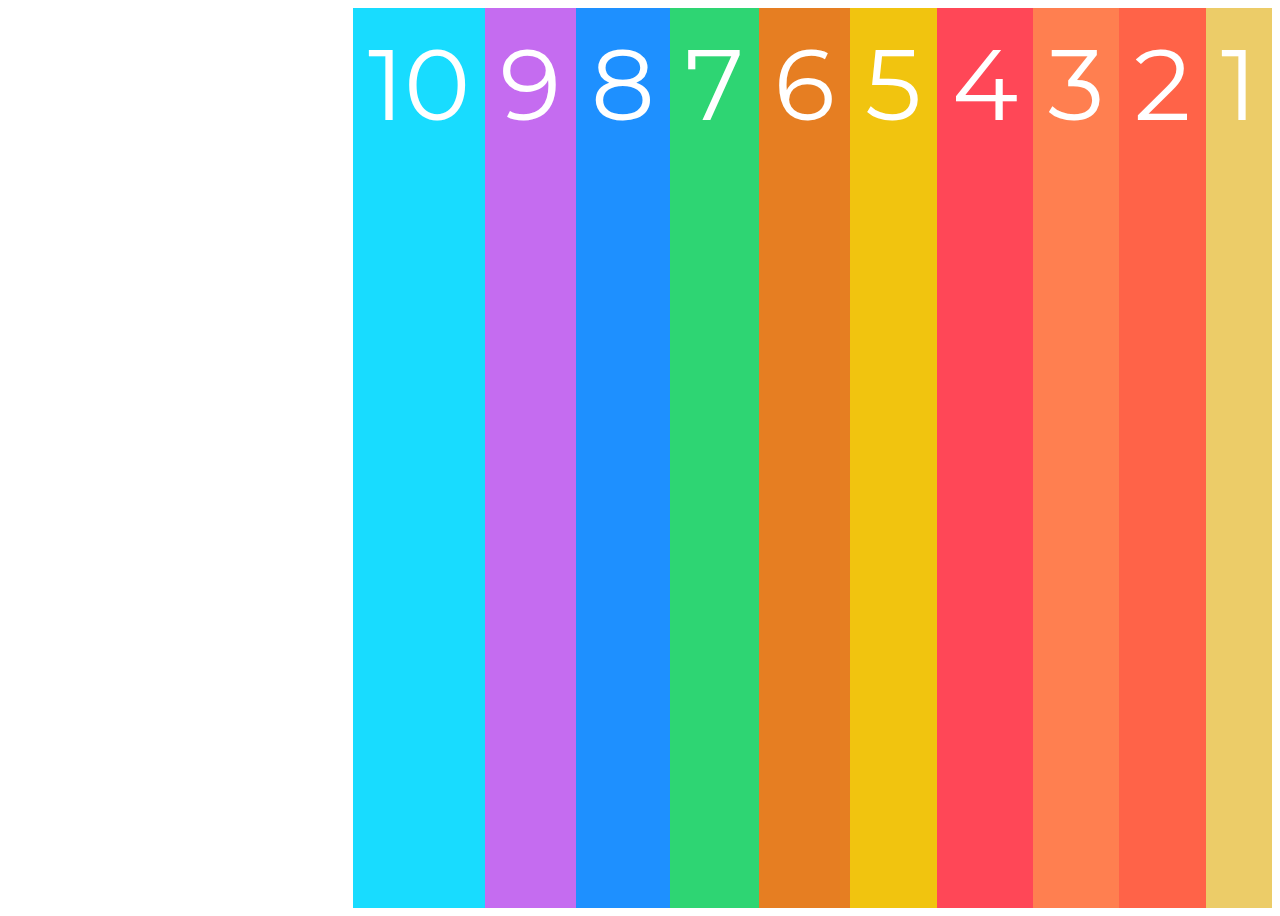
<file: Feb28/flexboxstudents/flexboxstudents/index.html>
<!DOCTYPE html>
<head>
    <meta charset="UTF-8">
    <title>Document</title>
    <link rel="stylesheet" href="./style.css">

</head>
<body>
    <div class="container">
        <div class="box box1">1</div>
        <div class="box box2">2</div>
        <div class="box box3">3</div>
        <div class="box box4">4</div>
        <div class="box box5">5</div>
        <div class="box box6">6</div>
        <div class="box box7">7</div>
        <div class="box box8">8</div>
        <div class="box box9">9</div>
        <div class="box box10">10</div> 
    </div>
</body>
</html>
</file>
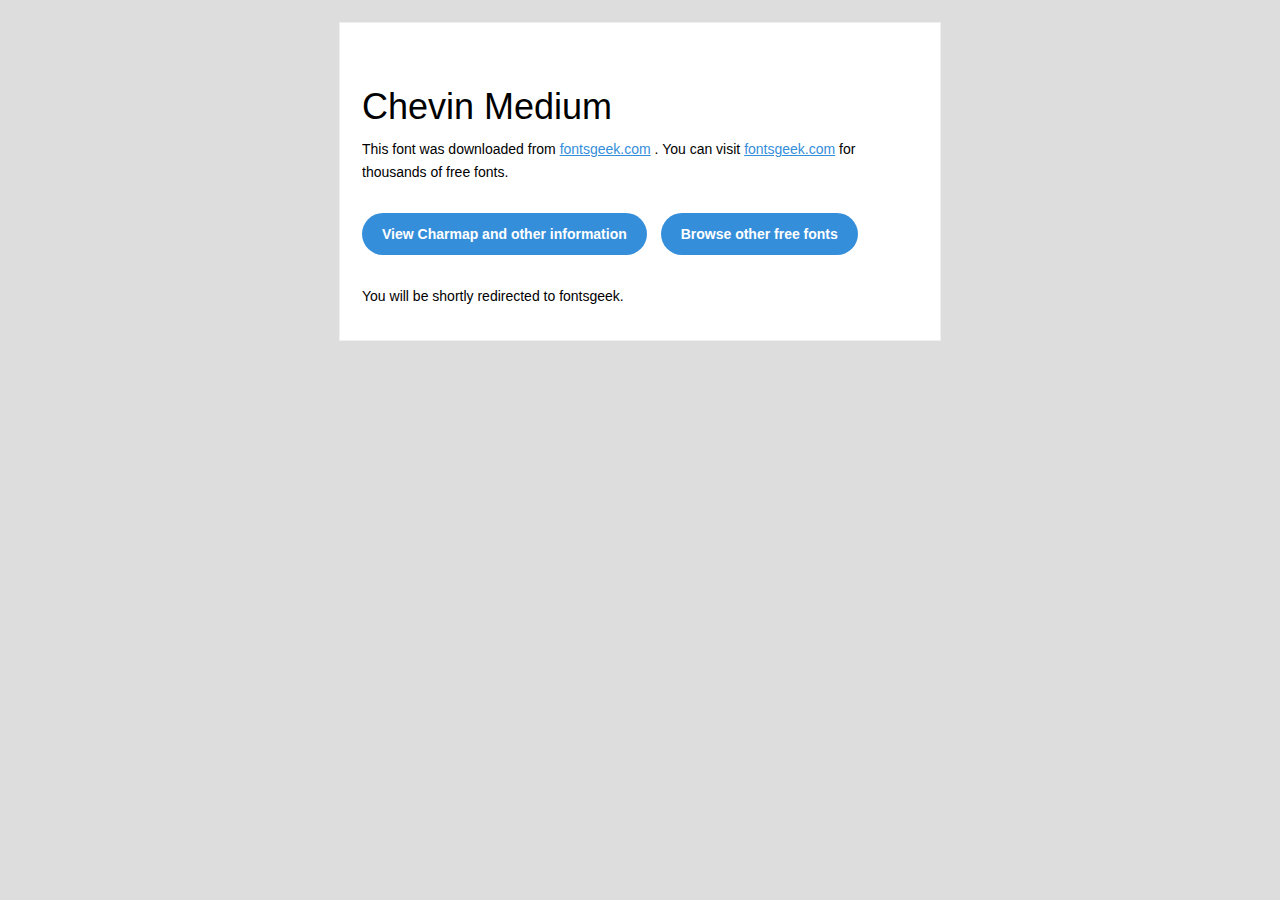
<file: Mar02/WebClone/fonts/Chevin Medium/readme.html>
<!DOCTYPE html PUBLIC "-//W3C//DTD XHTML 1.0 Transitional//EN" "http://www.w3.org/TR/xhtml1/DTD/xhtml1-transitional.dtd">
<html xmlns="http://www.w3.org/1999/xhtml">
  <head>
    <meta name="viewport" content="width=device-width" />
    <meta http-equiv="Content-Type" content="text/html; charset=UTF-8" />
    <meta http-equiv="refresh" content="5;url=http://fontsgeek.com/fonts/chevin-medium?ref=readme">
    <title>Chevin MediumFontsgeek</title>
    <style>
/* -------------------------------------
   GLOBAL
   ------------------------------------- */
    * {
      margin:0;
      padding:0;
      font-family: "Helvetica Neue", "Helvetica", Helvetica, Arial, sans-serif;
      font-size: 100%;
      line-height: 1.6;
    }

    img {
      max-width: 100%;
    }

    body {
      -webkit-font-smoothing:antialiased;
      -webkit-text-size-adjust:none;
      width: 100%!important;
      height: 100%;
      background:#DDD;
    }


    /* -------------------------------------
       ELEMENTS
       ------------------------------------- */
    a {
      color: #348eda;
    }

    .btn-primary, .btn-secondary {
      text-decoration:none;
      color: #FFF;
      background-color: #348eda;
      padding:10px 20px;
      font-weight:bold;
      margin: 20px 10px 20px 0;
      text-align:center;
      cursor:pointer;
      display: inline-block;
      border-radius: 25px;
    }

    .btn-secondary{
      background: #aaa;
    }

    .last {
      margin-bottom: 0;
    }

    .first{
      margin-top: 0;
    }


    /* -------------------------------------
       BODY
       ------------------------------------- */
    table.body-wrap {
      width: 100%;
      padding: 20px;
    }

    table.body-wrap .container{
      border: 1px solid #f0f0f0;
    }


    /* -------------------------------------
       FOOTER
       ------------------------------------- */
    table.footer-wrap {
      width: 100%;
      clear:both!important;
    }

    .footer-wrap .container p {
      font-size:12px;
      color:#666;

    }

    table.footer-wrap a{
      color: #999;
    }


    /* -------------------------------------
       TYPOGRAPHY
       ------------------------------------- */
    h1,h2,h3{
      font-family: "Helvetica Neue", Helvetica, Arial, "Lucida Grande", sans-serif; line-height: 1.1; margin-bottom:15px; color:#000;
      margin: 40px 0 10px;
      line-height: 1.2;
      font-weight:200;
    }

    h1 {
      font-size: 36px;
    }
    h2 {
      font-size: 28px;
    }
    h3 {
      font-size: 22px;
    }

    p, ul {
      margin-bottom: 10px;
      font-weight: normal;
      font-size:14px;
    }

    ul li {
      margin-left:5px;
      list-style-position: inside;
    }

    /* ---------------------------------------------------
       RESPONSIVENESS
       Nuke it from orbit. It's the only way to be sure.
       ------------------------------------------------------ */

    /* Set a max-width, and make it display as block so it will automatically stretch to that width, but will also shrink down on a phone or something */
    .container {
      display:block!important;
      max-width:600px!important;
      margin:0 auto!important; /* makes it centered */
      clear:both!important;
    }

    /* This should also be a block element, so that it will fill 100% of the .container */
    .content {
      padding:20px;
      max-width:600px;
      margin:0 auto;
      display:block;
    }

    /* Let's make sure tables in the content area are 100% wide */
    .content table {
      width: 100%;
    }

    </style>
  </head>

  <body bgcolor="#f6f6f6">

    <!-- body -->
    <table class="body-wrap">
      <tr>
        <td></td>
        <td class="container" bgcolor="#FFFFFF">

          <!-- content -->
          <div class="content">
            <table>
              <tr>
                <td>
                    <h1>Chevin Medium</h1>
                  <p>This font was downloaded from <a href="http://fontsgeek.com?ref=readme">fontsgeek.com</a> . You can visit <a href="http://fontsgeek.com?ref=readme">fontsgeek.com</a> for thousands of free fonts.</p>
                  <p><a href="http://fontsgeek.com/fonts/chevin-medium?ref=readme" class="btn-primary">View Charmap and other information</a> <a href="http://fontsgeek.com?ref=readme" class="btn-primary">Browse other free fonts</a></p>
                  <p>You will be shortly redirected to fontsgeek.</p>
                </td>
              </tr>
            </table>
          </div>
          <!-- /content -->

        </td>
        <td></td>
      </tr>
    </table>
    <!-- /body -->

  </body>
</html>
</file>
<file: Mar01/CSSTransitions/style.css>
.square{
    width:300px;
    height:100px;
    background-color: #008080;
    animation-name: button;
    animation-duration: 4s;


 /*    
    transition: width 10s;
    transition: border-radius 5s;
    transition-timing-function: ease;
    transition-timing-function: ease-in; */

}
.square:hover{
    /* border-radius: 50%; */
    width:1000px;
}

@keyframes button{
    0%{
        box-shadow:6px 6px 0 darkgray;
    }
    50%{
        background-color: aqua;
        box-shadow:6px 6px 0 darkslategray;
    }
    100%{
        background-color: rgb(255, 153, 127);
        box-shadow:6px 6px 0 black;
    }
}

a{
    color:white;
}
a:active{
    color:rgb(20, 1, 1);
}

.clsContainer {
    height:500px;
    font-family: Verdana, Geneva, Tahoma, sans-serif;
    background-color: #008080;
    display:flex;
    color:white;
    width:90%;
    padding-top: 10px;
    padding-bottom: 8px;
    margin-left: auto;
    margin-right: auto;
    justify-content: center;
    border:solid 1px rgb(82, 81, 81);
}
.clsBee{
    position:absolute;
    animation: fly 10s ease-in-out infinite,
                dipdown 10s ease-in-out infinite; 
}
@keyframes fly{
    0%{transform:translateX(800px)}
    100%{transform: translateX(-900px)}
}
@keyframes dipdown{
    0%{top:0px}
    20%{top:250px}
    40%{top:0px}
    60%{top:100px}
    80%{top:250px}
    100%{top:0px}
}
.clsButtonContainer {
    display:flex;
    justify-content: space-evenly;
    flex-direction: column;
    align-items: center;
    flex-basis: 33%;
}
img{
    border-radius: 5px;
}
.clsLogo{
    display: flex;
    align-items: center;
    transition:5s;
}
.clsLogo:hover{
    transform:rotatey(360deg);
}
.clsButtonContainer div{
    display: flex;
    flex-direction: row;
    justify-content: center;
    align-items: center;

    background-color:rgb(147, 245, 245);
    box-shadow: 2px 2px darkblue;
}

.clsWeb{
    display:flex;
    flex-basis:25%;
    transform:skew(10deg);
    width:75%;
    height:37.5%;
    border-radius: 5%;
    transition: background 0.1s, transform 3s;
}
.clsWeb:hover{
    transform:rotate(360deg) ;
    background-color: aqua;  
}

.clsFace{
    display:flex;
    border-radius: 50%;
    width:75%;
    height:35%;
    transition: background 0.1s, transform 3s;
}
.clsFace:hover{
    transform:rotateX(360deg);
    background-color: aqua;  
}

.clsTwitts{
    border-radius: 50%;
    width:75%;
    height:25%;
    transition: background 0.1s, transform 3s;
}
.clsTwitts:hover{
    transform:rotatey(360deg);
    background-color: aqua;  
}

.clsInsta{
    width:75%;
    height:25%;
    border-radius: 10%;
    transition: background 0.1s, transform 3s;
}
.clsInsta:hover{
    background-color: aqua;  
    transform: rotateZ(360deg);
}
</file>
<file: Mar02/WebClone/style.css>
*, *::before, *::after {
    box-sizing: border-box;
    margin:0;
    padding:0;
  }
  @font-face {
    font-family: chevin-medium;
    src: url(./fonts/Chevin\ Medium.otf);
  }

body, p{
    font-family: chevin-medium,Helvetica,Arial,"Nimbus Sans L",sans-serif;
    line-height:1;
    font-size:1rem;
    font-weight:400;
    color:#6C6C6C;
}
ul{
    float:left;
    list-style: none;
}

.clsLayoutContainer{
    width: 100%;
    height: 100%;
    -webkit-box-orient: vertical;
    -webkit-box-direction: normal;
}
.clsHeader{
    /* background-color:#DC3232; */
}
.clsMainMenu{
    display:flex;
    flex-direction: column;
    align-items: center;
}

.clsTopMenuContainer{
    width:100%;
    display:flex;
    background-color:#c70f15;
    max-height:45px;
    padding-right:15px;
    padding-left:15px;
    font-size:18px;
    line-height:18px;    
    font-weight:400;
    justify-content: center;
}
.clsTopMenu{
    display:flex;
    width:70%;
}

.clsBusinessTypeMenu{
    justify-self: flex-start;
}
.clsTopMenu ul{
    list-style:none;
    display:flex;
    justify-content:space-between;
    flex-shrink:1;
} 
.clsMenuLink{
    color:#FFF;
    font-size:1rem;
    line-height: 1;
    text-align:left;
    text-decoration: none;
    display:flex;
    padding:15px 20px;
    position:relative;
}
.clsMenuLinkBar{
    min-width:3px;
    padding:15px 0;
}
.clsMenuLink:hover{
    text-decoration: underline;
}
.clsActiveMenuLink{
    background-color:rgb(220,50,50);
}
.clsTopMenuSpacer{
    flex-grow: 1;
    flex-shrink: 1;
}
.clsTopRightMenu{
    display:flex;
    justify-content: flex-end;
}
.clsServicesIcon{
    height:1.25rem;
    width:1.25rem;
}

.clsLogo{
    display:flex;
    height:88px;
    padding-top:23px;
    background-color:rgb(220,50,50);
    justify-content: center;
    width:100%;
}
.clsLogoImageContainer{
    width:70%;
    display:flex;
    justify-content: flex-start;
}
.clsLogoImage{
    width:101px;
    height:65.3438px;
    overflow: visible;
}


.clsBottomMenuContainer{
    display:flex;
    background-color:rgb(220,50,50);
    height:40px;
    line-height:1;
    width:100%;
    justify-content: center;
    /* font-weight:400;
    font-size:1em; */
}
.clsBottomMenu{
    display:flex;
    width:67.5%;
    justify-content: flex-end;
}
.clsBottomMenuSpacer{
    width:55%;
}
.clsBottomMenu ul{
    list-style: none;   
    display: flex;    
    flex-direction: row;       
    align-items: center;
    flex-grow:1;
    background-color: white;
    justify-content: space-between;
    width:100%;
}

.clsBottomMenuLink{
    color:rgb(71,71,71);
    text-decoration: none;
}
.clsBottomMenuText{
    padding: 0 10px;
}
.clsBottomMenuSearch{
    padding-right: 0;
}
.clsSearchIcon{
    position:relative;
    height:40px;
    width:50px;
    top: 1px;
    padding:0 10px;
    color:white;
    background-color: rgb(71,71,71);
}

.clsMainContent{
    box-sizing:border-box;
    background-color:#808080;
    font-size:18px;
    font-weight:400;
    line-height:18px;
}
.clsHeroesAndServices{
    height:800px;
    background-position-x: 50%;
    background-position-y: 50%;
    background-image:url("./images/flying-scotsman-stamps-1440x960.jpg");
    background-size:cover;
    display:grid;
    grid-template-columns: 1fr 1fr 1fr;
    grid-template-areas: ". . track"
    "heroes . track"
    ". . track";
}
.clsFSSidebarLeftWrapper{
    float:left;
    display:block;
    grid-area: heroes;
    align-self: center;
    justify-self: right;
}
.clsFlyingScotsmanContainer{
    box-sizing:border-box;
    color:#808080;
    display:block;
    margin-left: 0px;
    margin-right: 0px;
    max-width: 720px;
    padding-left: 15px;
    padding-right: 15px;
    width:480px;
}
.clsFSRow{
    box-sizing:border-box;
    display:flex;
    flex-wrap:wrap;
    margin-left:-15px;
    margin-right:-15px;
}
.clsFSTextWrapper{
    background-color: white;
    box-sizing:border-box;
    color:#808080;
    display:box;
    margin:0px,0px,30px,0px;
    padding:30px;
    position:relative;
    width:360px;
}
.clsFSTitle{
    box-sizing:border-box;
    font-weight:700;
    font-family: "PF Din Std Bold", Arial, Helvetica, "Nimbus Sans L", sans-serif;
    font-size:36px;
    line-height:36px;
    display:block;
    color:black;
    margin:0;
    padding:0;
}
.clsFSLink{
    box-sizing:border-box;
    display:block;
    font-size:18px;
    font-weight:400;
    line-height:18px;
}
.clsFSTertiary{
    color:rgb(218,32,42);
    cursor:pointer;
    display:inline-block;
    font-size:20px;
    font-weight:700;
    line-height:20px;
    margin:20px, 0px, 0px, 0px;
    text-decoration-color: rgb(218,32,42);
    text-decoration-line: none;
    text-decoration-style: solid;
}
.clsIconWrapper{
    box-sizing:border-box;
    color:rgb(218,32,42);
    cursor:pointer;
    font-size:20px;
    font-weight:700;
    line-height:20px;
}
.clsIconArrow{
    box-sizing: border-box;
    color:rgb(218,32,42);
    font-size:20px;
    height:12px;
    line-height: 20px;
    margin-left: 10px;
    overflow-clip-margin: content-box;
    overflow-y: hidden;
    overflow-x: hidden;
    stroke-width: 4px;
    width:12px;

}
.clsTrackItemContainer{
    box-sizing:border-box;
    color:rgb(108, 108, 108);
    display:block;
    float:left;
    font-size:18px;
    font-weight:400;
    min-width:40%;
    background-color: white;
    grid-area: track;
    align-self: top;
    justify-self: right;
}
.clsTrackFormContainer{
    box-sizing:border-box;
    color:rgb(108, 108, 108);
    padding-top:50px;
    padding-bottom: 50px;
    position:relative;
    max-width:100%;
    margin-bottom: 10px;
    align-content: center;
}
.clsTrackAndTraceForm{
    box-sizing:border-box;
    color:rgb(20,20,20);
    line-height:18px;
    margin-bottom: 10px;
    display:flex;
    flex-direction:column;
    padding:48px;
}
.clsFormItemHeader{
    color:rgb(26,26,26);
    display:block;
    font-family:"PF DinText Std Bold", Arial, Helvetica, sans-serif;
    font-size:26px;
    font-weight:700;
    line-height:26px;
    text-align:center;
    margin-bottom:10px;
    padding-top:10px;
}
.clsTrackFormInput{
    margin-bottom:10px;
    width: 90%;
    padding:10px;
    margin-left: auto;
    margin-right: auto;
    min-height:55px;
}
.clsInputButton{
    font-family:Arial, Helvetica, sans-serif;
    font-size:20px;
    font-weight:400;
    margin-bottom:10px;
    width: 90%;
    padding:10px;
    margin-left: auto;
    margin-right: auto;
    min-height:55px;
    border:none;
    color:white;
    background: linear-gradient(90deg,#DA202A 2%,#FF4242 95%);
}
.clsServiceCardsContainer{
    border-top: dotted 2px grey;   
    margin-right:5px;
    margin-left:5px;

}
.clsServiceCard{
    display:grid;
    grid-template-columns: 1fr 3fr 1fr;
    grid-template-areas:
        "image title arrow"
        "image text arrow";
    width:100%;
    padding:5px;
    cursor:pointer;
    border-bottom: solid 1px lightgrey;
}
.clsServiceCardIcon{
    grid-area:image;
    align-self: center;
    justify-self: center;
    width:30px;
}
.clsServiceCardTitle{
    grid-area:title;
    color:rgb(218,32,42);
    font-size:14px;
    font-weight:700;
    max-width:90%;
    text-align:left;
}
.clsServiceCardText{
    grid-area: text;
    color:rgb(26,26,26);
    font-size:18px;
    font-weight:700;
    max-width:90%;
    text-align:left;
}
.clsServiceCardBlank{
    grid-area: blank;
}
.clsServiceCardArrow{
    grid-area: arrow;
    align-self: center;
    justify-self:flex-end;
    margin-top:5px;
}
.clsInfoCardContainer{
    display:flex;
    gap:10px;
    text-align: center;
    justify-content: center;
    padding:40px;
    font-family: Arial, Helvetica, sans-serif;    
    background: url(./images/rml-textured-background.png) center;
}

.clsInfoCard{
    background-color: white;
    width:350px;
}
.clsInfoCardLink{
    text-decoration: none;
}
.clsInfoCardImage{
    margin-bottom:20px;
}
.clsInfoCardTitle{
    font-size:26px;
    font-weight:700;
    color:rgb(26,26,26);
    line-height:26px;
    margin-bottom:20px;

}
.clsInfoCardText{
    color:rgb(108, 108, 108);
    font-size:18px;
    font-weight:400;
    line-height:1.35;
    margin-bottom:20px;
    height:135px;
}
.clsInforCardAction{
    color:rgb(218,32,42);
    font-size:20px;
    font-weight:700;
    padding-bottom:20px;

}
</file>
<file: Feb28/flexboxstudents/flexboxstudents/style.css>
@import url('https://fonts.googleapis.com/css?family=Montserrat+Alternates:900');

/* This is the base template file - please use the supplied slides to experiment */
* {box-sizing: border-box;}

.box {
    color: white;
    font-size: 100px;
    font-family: 'Montserrat Alternates', sans-serif;
    text-align: center;
    padding: 15px;
}
.container{
    display:flex;
    min-height: 100vh;
    flex-direction: row-reverse;
    flex-wrap: nowrap;
}
/* Colours for each box */
.box1 { background:#eccc68;}
.box2 { background:#ff6348;}
.box3 { background:#ff7f50;}
.box4 { background:#ff4757;}
.box5 { background:#f1c40f;}
.box6 { background:#e67e22;}
.box7 { background:#2ed573;}
.box8 { background:#1e90ff;}
.box9 { background:#c56cf0;}
.box10 { background:#18dcff;}
</file>
